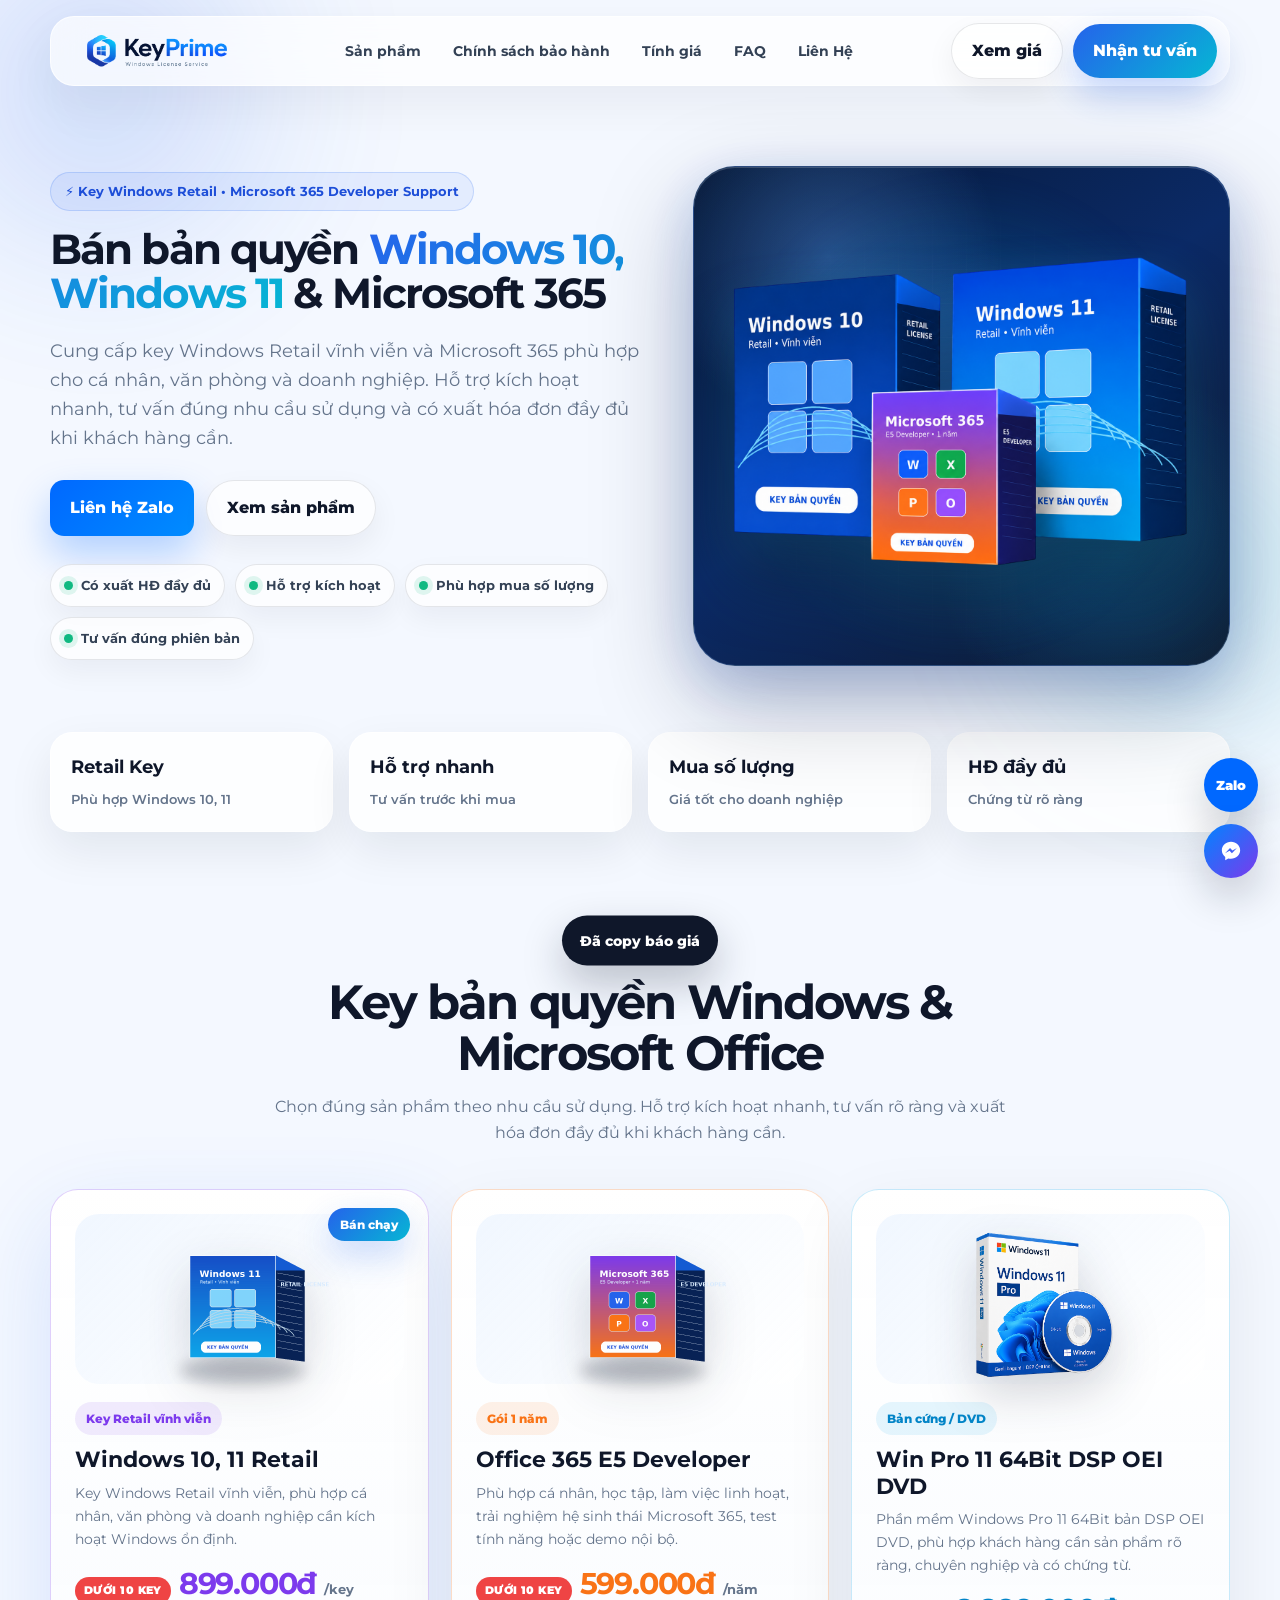
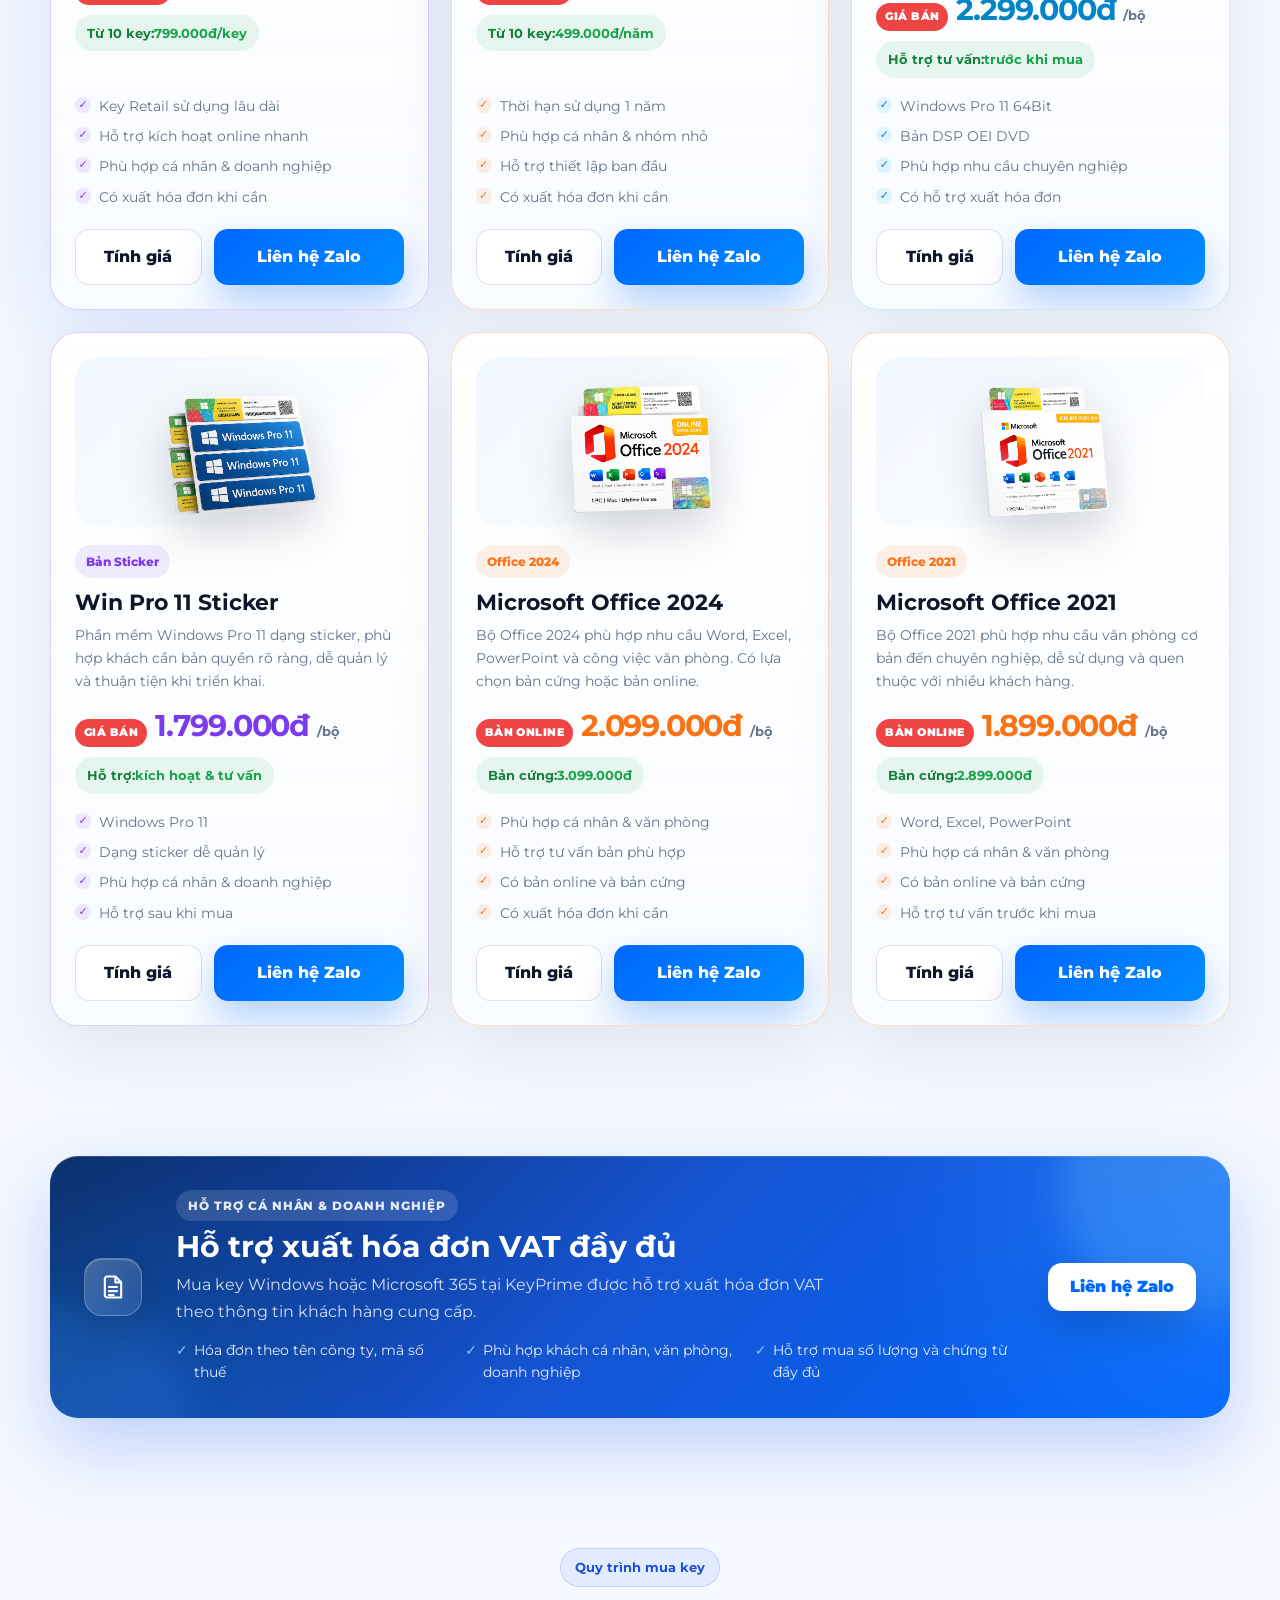
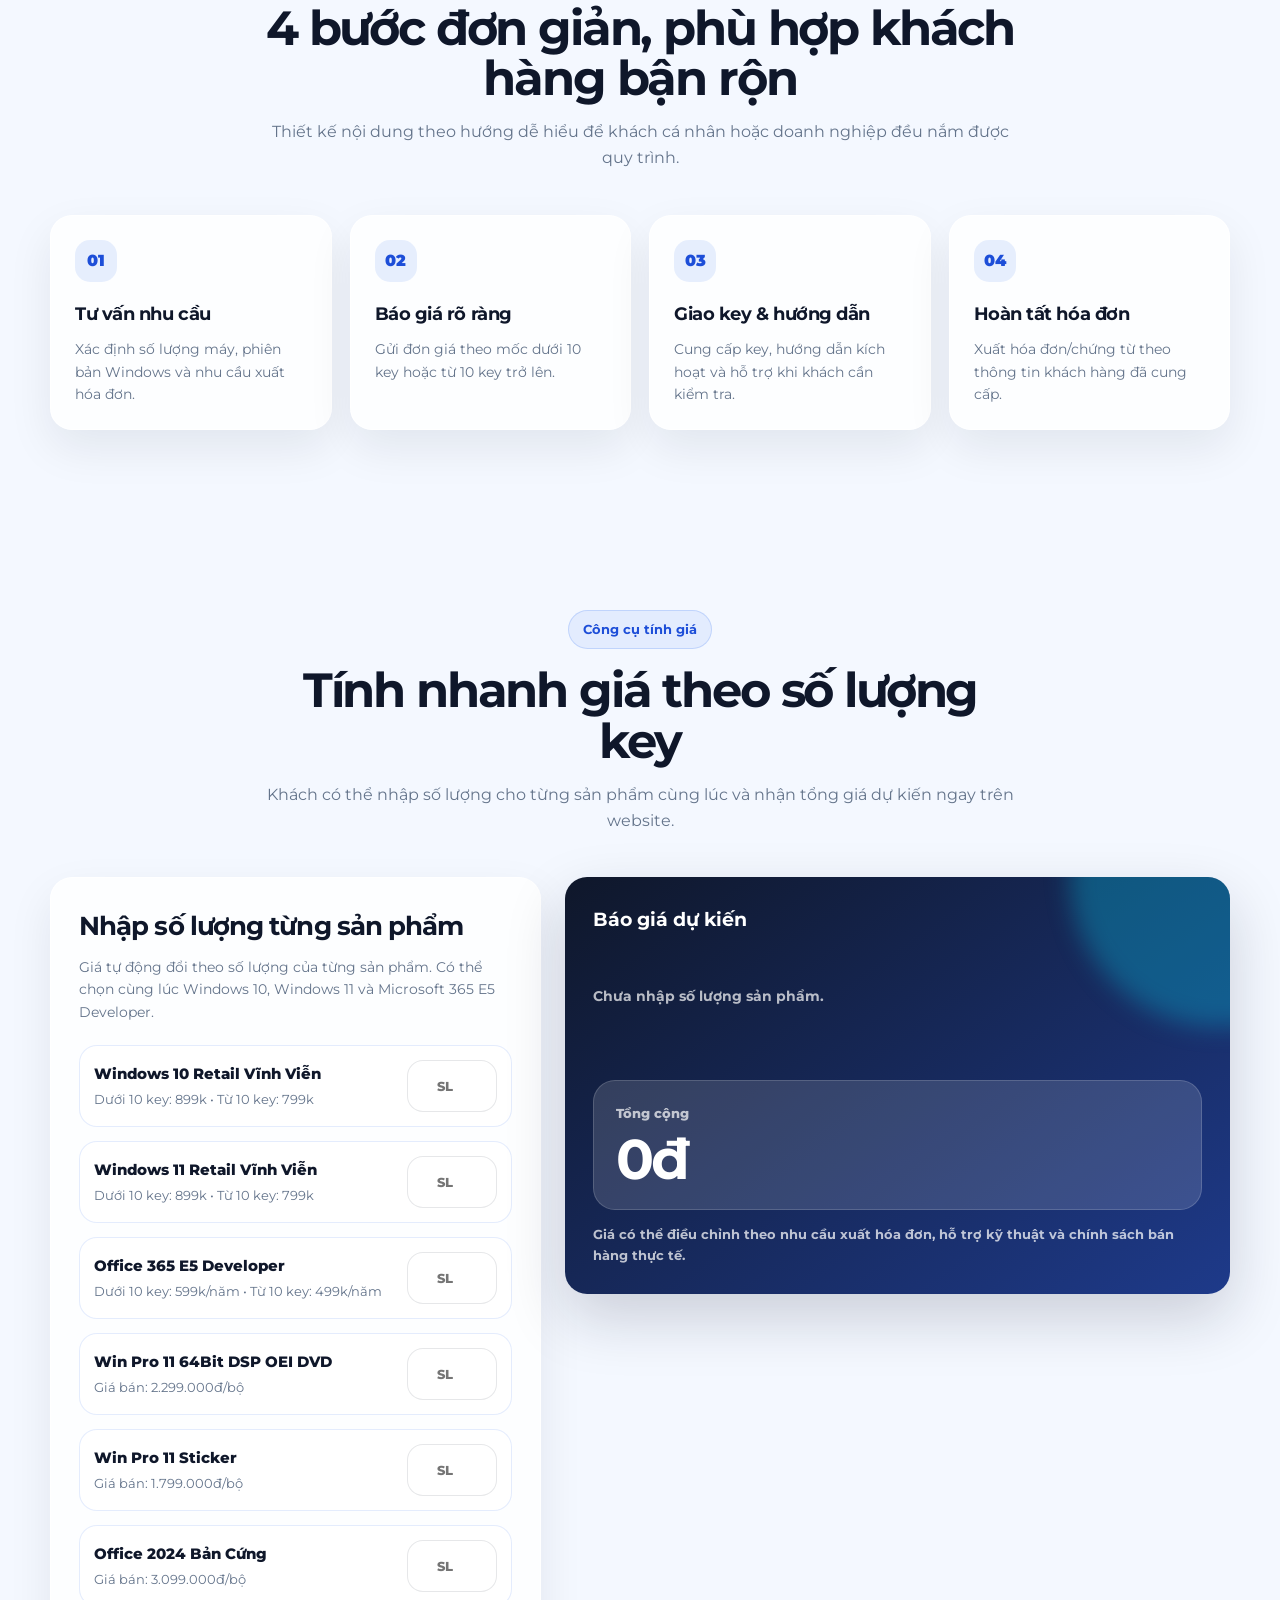
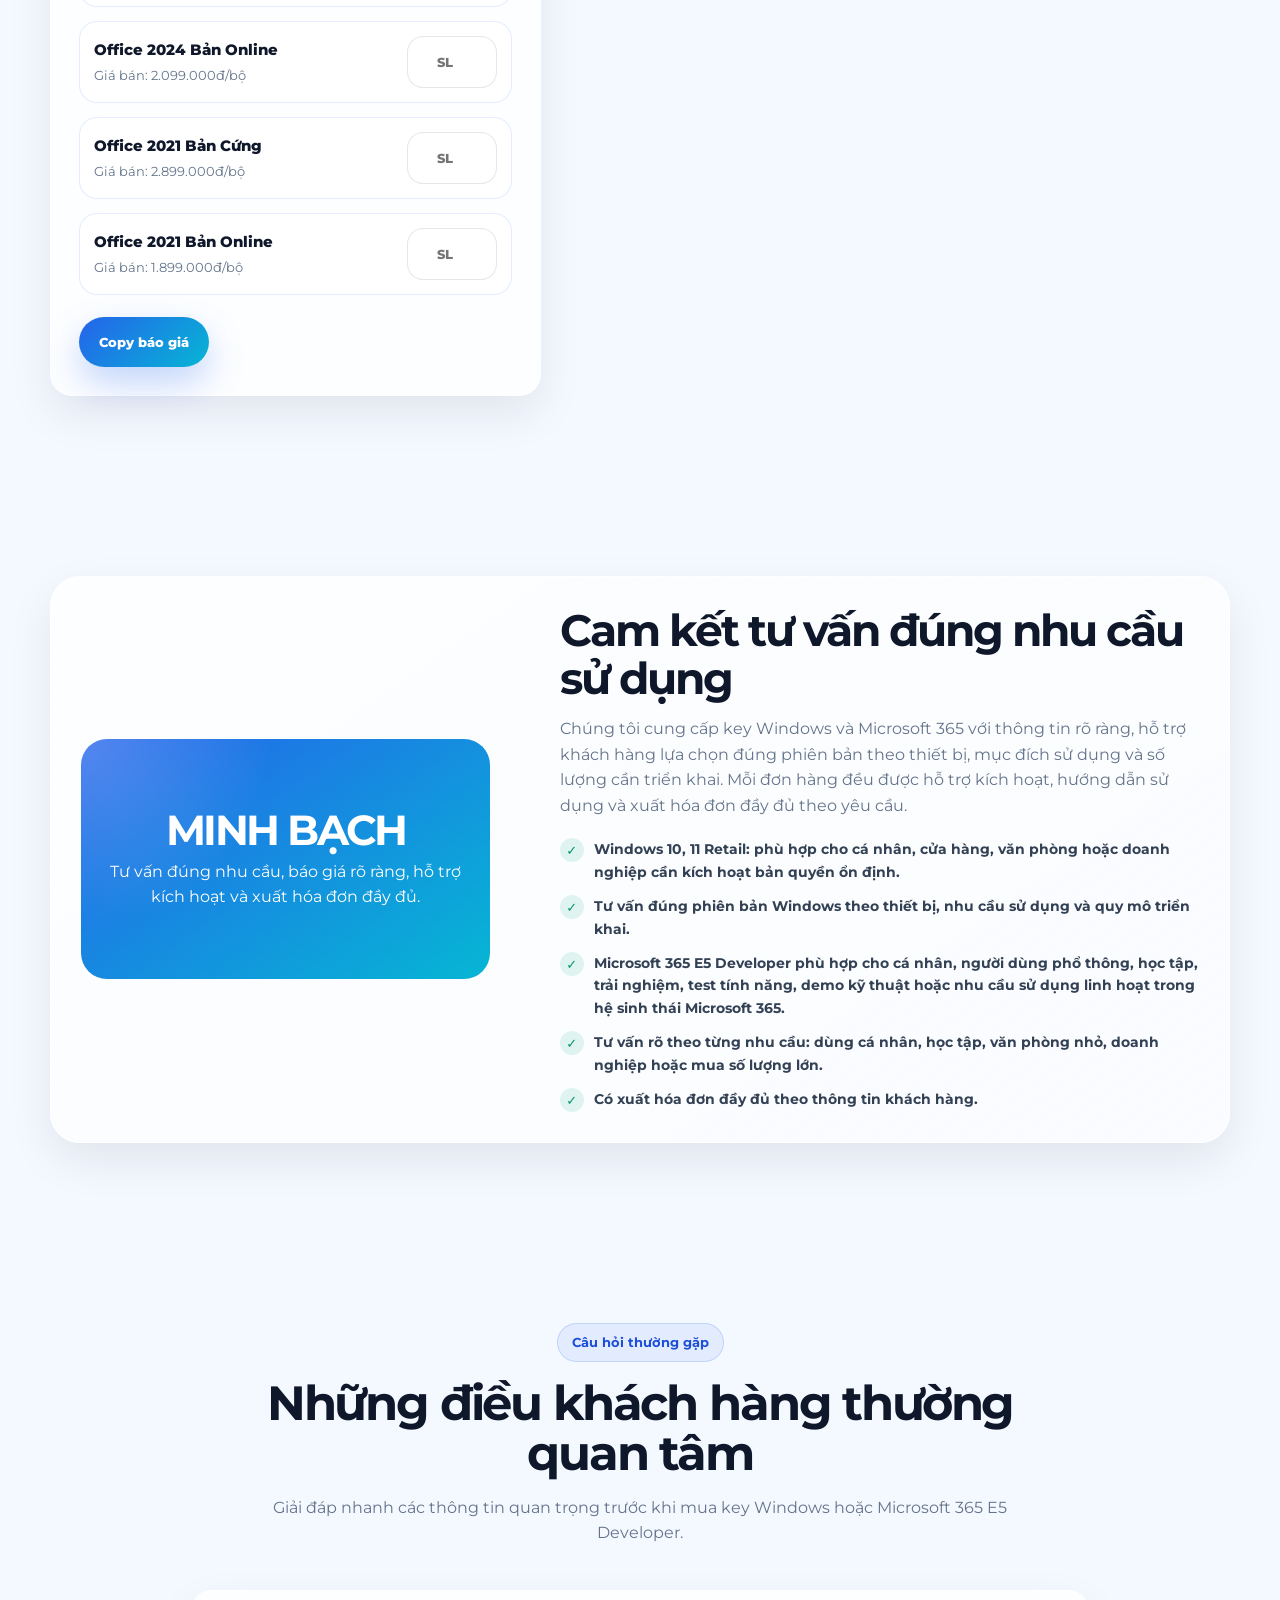
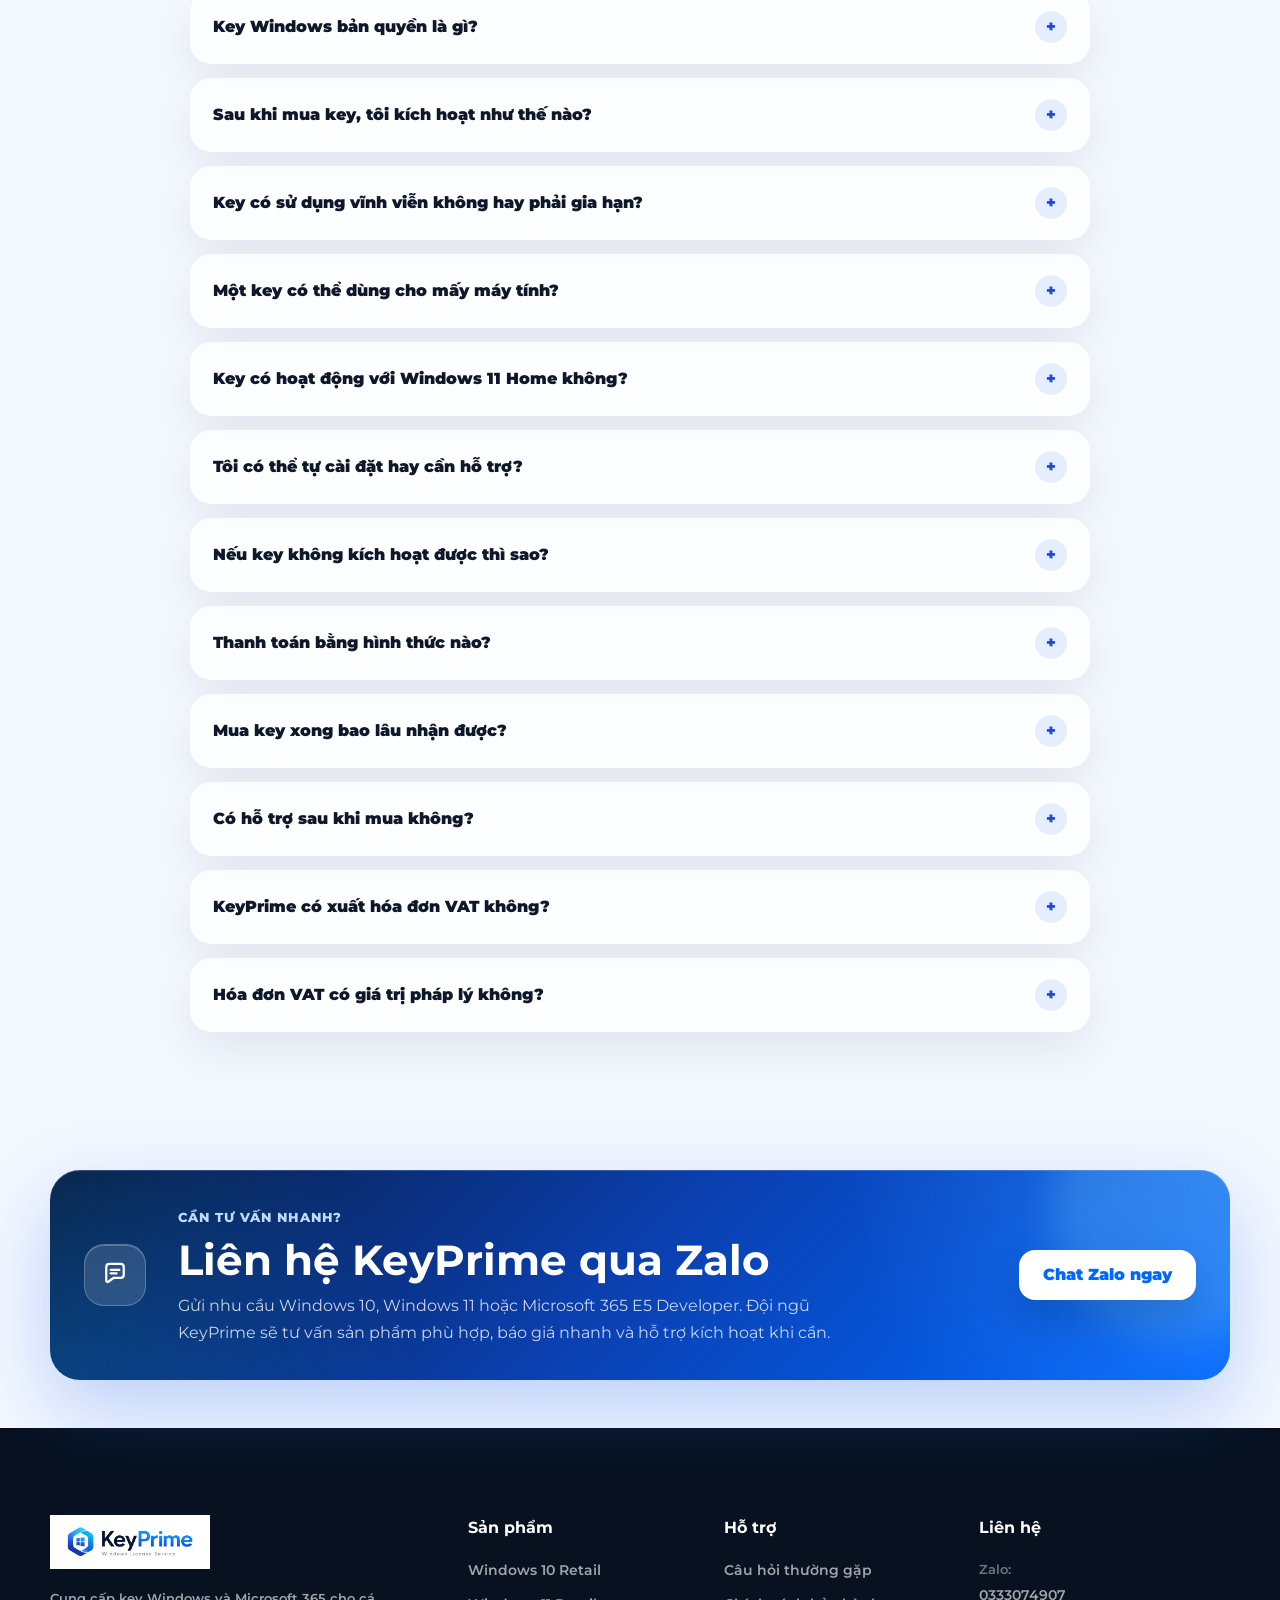
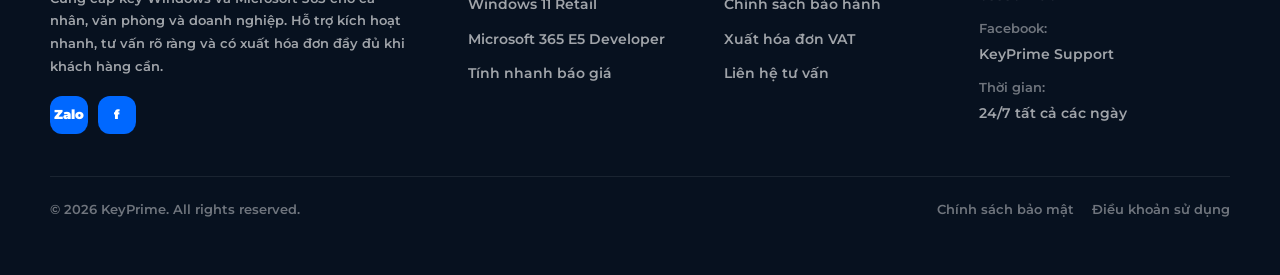
<file: index.html>
<!doctype html>
<html lang="vi">
  <head>
    <meta charset="UTF-8" />
    <meta name="viewport" content="width=device-width, initial-scale=1.0" />
    <meta
      name="description"
      content="Landing page bán bản quyền Windows 10, Windows 11 Retail và gói hỗ trợ Microsoft 365 E5 Developer cho môi trường phát triển, có xuất hóa đơn đầy đủ."
    />
    <title>Bản Quyền Windows & Microsoft 365 | Key Retail Chính Hãng</title>
    <link rel="icon" type="image/x-icon" href="/assets/logodoc.png" />
    <link rel="preconnect" href="https://fonts.googleapis.com" />
    <link rel="preconnect" href="https://fonts.gstatic.com" crossorigin />
    <link
      href="https://fonts.googleapis.com/css2?family=Montserrat:wght@400;500;600;700;800&display=swap"
      rel="stylesheet"
    />
    <link rel="stylesheet" href="style.css" />
  </head>
  <body>
    <div class="top-progress" id="topProgress"></div>

    <header class="site-header" id="siteHeader">
      <div class="container">
        <nav class="nav-wrap" aria-label="Điều hướng chính">
          <a href="#home" class="brand" aria-label="KeyPrime">
            <img
              src="assets/logo.png"
              alt="Logo KeyPrime"
              class="brand-logo"
              width="180"
            />
          </a>

          <ul class="nav-menu" id="navMenu">
            <li><a href="/#products">Sản phẩm</a></li>
            <li><a href="/policy.html">Chính sách bảo hành</a></li>
            <li><a href="/#calculator">Tính giá</a></li>
            <li><a href="/#faq">FAQ</a></li>
            <li><a href="/#zalo-contact">Liên Hệ</a></li>
          </ul>

          <div class="nav-actions">
            <a class="btn btn-soft" href="/#products">Xem giá</a>
            <a class="btn btn-primary" href="/#zalo-contact">Nhận tư vấn</a>
            <button
              class="menu-toggle"
              id="menuToggle"
              aria-label="Mở menu"
              aria-expanded="false"
            >
              <span></span>
            </button>
          </div>
        </nav>
      </div>
    </header>

    <main id="home">
      <section class="hero">
        <div class="container hero-grid">
          <div class="hero-copy">
            <span class="eyebrow">
              ⚡ Key Windows Retail • Microsoft 365 Developer Support
            </span>

            <h1>
              Bán bản quyền
              <span class="gradient-text">Windows 10, Windows 11</span>
              & Microsoft 365
            </h1>

            <p>
              Cung cấp key Windows Retail vĩnh viễn và Microsoft 365 phù hợp cho
              cá nhân, văn phòng và doanh nghiệp. Hỗ trợ kích hoạt nhanh, tư vấn
              đúng nhu cầu sử dụng và có xuất hóa đơn đầy đủ khi khách hàng cần.
            </p>

            <div class="hero-actions">
              <a
                class="btn btn-zalo"
                href="https://zalo.me/0333074907"
                target="_blank"
                rel="noopener"
              >
                Liên hệ Zalo
              </a>

              <a class="btn btn-soft" href="#products">Xem sản phẩm</a>
            </div>

            <div class="hero-badges">
              <span class="mini-badge"><i></i> Có xuất HĐ đầy đủ</span>
              <span class="mini-badge"><i></i> Hỗ trợ kích hoạt</span>
              <span class="mini-badge"><i></i> Phù hợp mua số lượng</span>
              <span class="mini-badge"><i></i> Tư vấn đúng phiên bản</span>
            </div>
          </div>

          <div
            class="hero-visual-combo"
            aria-label="Windows 10, Windows 11 và Microsoft 365"
          >
            <div class="hero-glow-card">
              <img
                src="assets/combo-kn.png"
                alt="Bộ sản phẩm Windows 10, Windows 11 và Microsoft 365"
                class="hero-combo-image"
              />
            </div>
          </div>
        </div>
      </section>

      <section class="trust-strip" aria-label="Điểm tin cậy">
        <div class="container trust-grid">
          <div class="trust-item">
            <strong>Retail Key</strong><span>Phù hợp Windows 10, 11</span>
          </div>
          <div class="trust-item">
            <strong>Hỗ trợ nhanh</strong><span>Tư vấn trước khi mua</span>
          </div>
          <div class="trust-item">
            <strong>Mua số lượng</strong><span>Giá tốt cho doanh nghiệp</span>
          </div>
          <div class="trust-item">
            <strong>HĐ đầy đủ</strong><span>Chứng từ rõ ràng</span>
          </div>
        </div>
      </section>

      <section class="section" id="products">
        <div class="container">
          <div class="section-heading">
            <span class="eyebrow">Sản phẩm chính</span>
            <h2>Key bản quyền Windows & Microsoft Office</h2>
            <p>
              Chọn đúng sản phẩm theo nhu cầu sử dụng. Hỗ trợ kích hoạt nhanh,
              tư vấn rõ ràng và xuất hóa đơn đầy đủ khi khách hàng cần.
            </p>
          </div>

          <div class="product-grid">
            <!-- Windows 10 / 11 Retail -->
            <article class="product-card theme-win11 is-featured">
              <div class="product-badge">Bán chạy</div>

              <div class="product-image-wrap">
                <img
                  src="assets/windows-11-pro.png"
                  alt="Key Windows 10 11 Retail Vĩnh Viễn"
                  class="product-image"
                />
              </div>

              <div class="product-content">
                <span class="product-tag">Key Retail vĩnh viễn</span>
                <h3>Windows 10, 11 Retail</h3>
                <p class="product-desc">
                  Key Windows Retail vĩnh viễn, phù hợp cá nhân, văn phòng và
                  doanh nghiệp cần kích hoạt Windows ổn định.
                </p>

                <div class="product-price">
                  <span class="sale-label">Dưới 10 key</span>
                  <strong>899.000đ</strong>
                  <small>/key</small>
                </div>

                <div class="bulk-price">
                  Từ 10 key: <strong>799.000đ/key</strong>
                </div>

                <ul class="product-features">
                  <li>Key Retail sử dụng lâu dài</li>
                  <li>Hỗ trợ kích hoạt online nhanh</li>
                  <li>Phù hợp cá nhân & doanh nghiệp</li>
                  <li>Có xuất hóa đơn khi cần</li>
                </ul>
              </div>

              <div class="product-actions">
                <a href="#calculator" class="btn btn-light">Tính giá</a>
                <a
                  href="https://zalo.me/0333074907"
                  target="_blank"
                  rel="noopener"
                  class="btn btn-zalo"
                >
                  Liên hệ Zalo
                </a>
              </div>
            </article>

            <!-- Office 365 E5 Developer -->
            <article class="product-card theme-office">
              <div class="product-image-wrap">
                <img
                  src="assets/microsoft-365-e5.png"
                  alt="Office 365 E5 Developer"
                  class="product-image"
                />
              </div>

              <div class="product-content">
                <span class="product-tag">Gói 1 năm</span>
                <h3>Office 365 E5 Developer</h3>
                <p class="product-desc">
                  Phù hợp cá nhân, học tập, làm việc linh hoạt, trải nghiệm hệ
                  sinh thái Microsoft 365, test tính năng hoặc demo nội bộ.
                </p>

                <div class="product-price">
                  <span class="sale-label">Dưới 10 key</span>
                  <strong>599.000đ</strong>
                  <small>/năm</small>
                </div>

                <div class="bulk-price">
                  Từ 10 key: <strong>499.000đ/năm</strong>
                </div>

                <ul class="product-features">
                  <li>Thời hạn sử dụng 1 năm</li>
                  <li>Phù hợp cá nhân & nhóm nhỏ</li>
                  <li>Hỗ trợ thiết lập ban đầu</li>
                  <li>Có xuất hóa đơn khi cần</li>
                </ul>
              </div>

              <div class="product-actions">
                <a href="#calculator" class="btn btn-light">Tính giá</a>
                <a
                  href="https://zalo.me/0333074907"
                  target="_blank"
                  rel="noopener"
                  class="btn btn-zalo"
                >
                  Liên hệ Zalo
                </a>
              </div>
            </article>

            <!-- Win Pro 11 DSP OEI DVD -->
            <article class="product-card theme-win10">
              <div class="product-image-wrap">
                <img
                  src="assets/win-dvd.png"
                  alt="Win Pro 11 64Bit Engl Intl DSP OEI DVD"
                  class="product-image"
                />
              </div>

              <div class="product-content">
                <span class="product-tag">Bản cứng / DVD</span>
                <h3>Win Pro 11 64Bit DSP OEI DVD</h3>
                <p class="product-desc">
                  Phần mềm Windows Pro 11 64Bit bản DSP OEI DVD, phù hợp khách
                  hàng cần sản phẩm rõ ràng, chuyên nghiệp và có chứng từ.
                </p>

                <div class="product-price">
                  <span class="sale-label">Giá bán</span>
                  <strong>2.299.000đ</strong>
                  <small>/bộ</small>
                </div>

                <div class="bulk-price">
                  Hỗ trợ tư vấn: <strong>trước khi mua</strong>
                </div>

                <ul class="product-features">
                  <li>Windows Pro 11 64Bit</li>
                  <li>Bản DSP OEI DVD</li>
                  <li>Phù hợp nhu cầu chuyên nghiệp</li>
                  <li>Có hỗ trợ xuất hóa đơn</li>
                </ul>
              </div>

              <div class="product-actions">
                <a href="#calculator" class="btn btn-light">Tính giá</a>
                <a
                  href="https://zalo.me/0333074907"
                  target="_blank"
                  rel="noopener"
                  class="btn btn-zalo"
                >
                  Liên hệ Zalo
                </a>
              </div>
            </article>

            <!-- Win Pro 11 Sticker -->
            <article class="product-card theme-win11">
              <div class="product-image-wrap">
                <img
                  src="assets/win11proonline.png"
                  alt="Win Pro 11 Sticker"
                  class="product-image"
                />
              </div>

              <div class="product-content">
                <span class="product-tag">Bản Sticker</span>
                <h3>Win Pro 11 Sticker</h3>
                <p class="product-desc">
                  Phần mềm Windows Pro 11 dạng sticker, phù hợp khách cần bản
                  quyền rõ ràng, dễ quản lý và thuận tiện khi triển khai.
                </p>

                <div class="product-price">
                  <span class="sale-label">Giá bán</span>
                  <strong>1.799.000đ</strong>
                  <small>/bộ</small>
                </div>

                <div class="bulk-price">
                  Hỗ trợ: <strong>kích hoạt & tư vấn</strong>
                </div>

                <ul class="product-features">
                  <li>Windows Pro 11</li>
                  <li>Dạng sticker dễ quản lý</li>
                  <li>Phù hợp cá nhân & doanh nghiệp</li>
                  <li>Hỗ trợ sau khi mua</li>
                </ul>
              </div>

              <div class="product-actions">
                <a href="#calculator" class="btn btn-light">Tính giá</a>
                <a
                  href="https://zalo.me/0333074907"
                  target="_blank"
                  rel="noopener"
                  class="btn btn-zalo"
                >
                  Liên hệ Zalo
                </a>
              </div>
            </article>

            <!-- Microsoft Office 2024 -->
            <article class="product-card theme-office">
              <div class="product-image-wrap">
                <img
                  src="assets/office2024online.png"
                  alt="Microsoft Office 2024"
                  class="product-image"
                />
              </div>

              <div class="product-content">
                <span class="product-tag">Office 2024</span>
                <h3>Microsoft Office 2024</h3>
                <p class="product-desc">
                  Bộ Office 2024 phù hợp nhu cầu Word, Excel, PowerPoint và công
                  việc văn phòng. Có lựa chọn bản cứng hoặc bản online.
                </p>

                <div class="product-price">
                  <span class="sale-label">Bản online</span>
                  <strong>2.099.000đ</strong>
                  <small>/bộ</small>
                </div>

                <div class="bulk-price">
                  Bản cứng: <strong>3.099.000đ</strong>
                </div>

                <ul class="product-features">
                  <li>Phù hợp cá nhân & văn phòng</li>
                  <li>Hỗ trợ tư vấn bản phù hợp</li>
                  <li>Có bản online và bản cứng</li>
                  <li>Có xuất hóa đơn khi cần</li>
                </ul>
              </div>

              <div class="product-actions">
                <a href="#calculator" class="btn btn-light">Tính giá</a>
                <a
                  href="https://zalo.me/0333074907"
                  target="_blank"
                  rel="noopener"
                  class="btn btn-zalo"
                >
                  Liên hệ Zalo
                </a>
              </div>
            </article>

            <!-- Microsoft Office 2021 -->
            <article class="product-card theme-office">
              <div class="product-image-wrap">
                <img
                  src="assets/office2021online.png"
                  alt="Microsoft Office 2021"
                  class="product-image"
                />
              </div>

              <div class="product-content">
                <span class="product-tag">Office 2021</span>
                <h3>Microsoft Office 2021</h3>
                <p class="product-desc">
                  Bộ Office 2021 phù hợp nhu cầu văn phòng cơ bản đến chuyên
                  nghiệp, dễ sử dụng và quen thuộc với nhiều khách hàng.
                </p>

                <div class="product-price">
                  <span class="sale-label">Bản online</span>
                  <strong>1.899.000đ</strong>
                  <small>/bộ</small>
                </div>

                <div class="bulk-price">
                  Bản cứng: <strong>2.899.000đ</strong>
                </div>

                <ul class="product-features">
                  <li>Word, Excel, PowerPoint</li>
                  <li>Phù hợp cá nhân & văn phòng</li>
                  <li>Có bản online và bản cứng</li>
                  <li>Hỗ trợ tư vấn trước khi mua</li>
                </ul>
              </div>

              <div class="product-actions">
                <a href="#calculator" class="btn btn-light">Tính giá</a>
                <a
                  href="https://zalo.me/0333074907"
                  target="_blank"
                  rel="noopener"
                  class="btn btn-zalo"
                >
                  Liên hệ Zalo
                </a>
              </div>
            </article>
          </div>
        </div>
      </section>

      <section class="section vat-section" id="invoice">
        <div class="container">
          <div class="vat-box">
            <div class="vat-icon" aria-hidden="true">
              <svg viewBox="0 0 24 24" width="28" height="28" fill="none">
                <path
                  d="M7 3h7l5 5v13H7a2 2 0 0 1-2-2V5a2 2 0 0 1 2-2Z"
                  stroke="currentColor"
                  stroke-width="1.8"
                  stroke-linejoin="round"
                />
                <path
                  d="M14 3v5h5"
                  stroke="currentColor"
                  stroke-width="1.8"
                  stroke-linejoin="round"
                />
                <path
                  d="M8.5 12h7M8.5 15.5h7M8.5 19h4"
                  stroke="currentColor"
                  stroke-width="1.8"
                  stroke-linecap="round"
                />
              </svg>
            </div>

            <div class="vat-content">
              <span>Hỗ trợ cá nhân & doanh nghiệp</span>
              <h2>Hỗ trợ xuất hóa đơn VAT đầy đủ</h2>
              <p>
                Mua key Windows hoặc Microsoft 365 tại KeyPrime được hỗ trợ xuất
                hóa đơn VAT theo thông tin khách hàng cung cấp.
              </p>

              <ul>
                <li>Hóa đơn theo tên công ty, mã số thuế</li>
                <li>Phù hợp khách cá nhân, văn phòng, doanh nghiệp</li>
                <li>Hỗ trợ mua số lượng và chứng từ đầy đủ</li>
              </ul>
            </div>

            <a
              href="https://zalo.me/0333074907"
              target="_blank"
              rel="noopener"
              class="vat-btn"
            >
              Liên hệ Zalo
            </a>
          </div>
        </div>
      </section>
      <section class="section" id="process">
        <div class="container">
          <div class="section-heading">
            <span class="eyebrow">Quy trình mua key</span>
            <h2>4 bước đơn giản, phù hợp khách hàng bận rộn</h2>
            <p>
              Thiết kế nội dung theo hướng dễ hiểu để khách cá nhân hoặc doanh
              nghiệp đều nắm được quy trình.
            </p>
          </div>

          <div class="steps-grid">
            <article class="step-card">
              <span class="step-no">01</span>
              <h3>Tư vấn nhu cầu</h3>
              <p>
                Xác định số lượng máy, phiên bản Windows và nhu cầu xuất hóa
                đơn.
              </p>
            </article>
            <article class="step-card">
              <span class="step-no">02</span>
              <h3>Báo giá rõ ràng</h3>
              <p>Gửi đơn giá theo mốc dưới 10 key hoặc từ 10 key trở lên.</p>
            </article>
            <article class="step-card">
              <span class="step-no">03</span>
              <h3>Giao key & hướng dẫn</h3>
              <p>
                Cung cấp key, hướng dẫn kích hoạt và hỗ trợ khi khách cần kiểm
                tra.
              </p>
            </article>
            <article class="step-card">
              <span class="step-no">04</span>
              <h3>Hoàn tất hóa đơn</h3>
              <p>
                Xuất hóa đơn/chứng từ theo thông tin khách hàng đã cung cấp.
              </p>
            </article>
          </div>
        </div>
      </section>
      <section class="section" id="calculator">
        <div class="container">
          <div class="section-heading">
            <span class="eyebrow">Công cụ tính giá</span>
            <h2>Tính nhanh giá theo số lượng key</h2>
            <p>
              Khách có thể nhập số lượng cho từng sản phẩm cùng lúc và nhận tổng
              giá dự kiến ngay trên website.
            </p>
          </div>

          <div class="calculator-wrap">
            <div class="calculator-card">
              <h3>Nhập số lượng từng sản phẩm</h3>
              <p>
                Giá tự động đổi theo số lượng của từng sản phẩm. Có thể chọn
                cùng lúc Windows 10, Windows 11 và Microsoft 365 E5 Developer.
              </p>

              <div class="calc-product-list">
                <div class="calc-product-row">
                  <div>
                    <label for="qtyWin10">Windows 10 Retail Vĩnh Viễn</label>
                    <span>Dưới 10 key: 899k • Từ 10 key: 799k</span>
                  </div>
                  <input
                    class="calc-qty"
                    id="qtyWin10"
                    type="number"
                    min="0"
                    placeholder="SL"
                    data-name="Windows 10 Retail"
                    data-unit="key"
                    data-price="899000"
                    data-bulk-price="799000"
                  />
                </div>

                <div class="calc-product-row">
                  <div>
                    <label for="qtyWin11">Windows 11 Retail Vĩnh Viễn</label>
                    <span>Dưới 10 key: 899k • Từ 10 key: 799k</span>
                  </div>
                  <input
                    class="calc-qty"
                    id="qtyWin11"
                    type="number"
                    min="0"
                    placeholder="SL"
                    data-name="Windows 11 Retail"
                    data-unit="key"
                    data-price="899000"
                    data-bulk-price="799000"
                  />
                </div>

                <div class="calc-product-row">
                  <div>
                    <label for="qtyOffice365">Office 365 E5 Developer</label>
                    <span>Dưới 10 key: 599k/năm • Từ 10 key: 499k/năm</span>
                  </div>
                  <input
                    class="calc-qty"
                    id="qtyOffice365"
                    type="number"
                    min="0"
                    placeholder="SL"
                    data-name="Office 365 E5 Developer"
                    data-unit="năm"
                    data-price="599000"
                    data-bulk-price="499000"
                  />
                </div>

                <div class="calc-product-row">
                  <div>
                    <label for="qtyWinDvd">Win Pro 11 64Bit DSP OEI DVD</label>
                    <span>Giá bán: 2.299.000đ/bộ</span>
                  </div>
                  <input
                    class="calc-qty"
                    id="qtyWinDvd"
                    type="number"
                    min="0"
                    placeholder="SL"
                    data-name="Win Pro 11 DSP OEI DVD"
                    data-unit="bộ"
                    data-price="2299000"
                  />
                </div>

                <div class="calc-product-row">
                  <div>
                    <label for="qtyWinSticker">Win Pro 11 Sticker</label>
                    <span>Giá bán: 1.799.000đ/bộ</span>
                  </div>
                  <input
                    class="calc-qty"
                    id="qtyWinSticker"
                    type="number"
                    min="0"
                    placeholder="SL"
                    data-name="Win Pro 11 Sticker"
                    data-unit="bộ"
                    data-price="1799000"
                  />
                </div>

                <div class="calc-product-row">
                  <div>
                    <label for="qtyOffice2024Hard">Office 2024 Bản Cứng</label>
                    <span>Giá bán: 3.099.000đ/bộ</span>
                  </div>
                  <input
                    class="calc-qty"
                    id="qtyOffice2024Hard"
                    type="number"
                    min="0"
                    placeholder="SL"
                    data-name="Office 2024 Bản Cứng"
                    data-unit="bộ"
                    data-price="3099000"
                  />
                </div>

                <div class="calc-product-row">
                  <div>
                    <label for="qtyOffice2024Online"
                      >Office 2024 Bản Online</label
                    >
                    <span>Giá bán: 2.099.000đ/bộ</span>
                  </div>
                  <input
                    class="calc-qty"
                    id="qtyOffice2024Online"
                    type="number"
                    min="0"
                    placeholder="SL"
                    data-name="Office 2024 Bản Online"
                    data-unit="bộ"
                    data-price="2099000"
                  />
                </div>

                <div class="calc-product-row">
                  <div>
                    <label for="qtyOffice2021Hard">Office 2021 Bản Cứng</label>
                    <span>Giá bán: 2.899.000đ/bộ</span>
                  </div>
                  <input
                    class="calc-qty"
                    id="qtyOffice2021Hard"
                    type="number"
                    min="0"
                    placeholder="SL"
                    data-name="Office 2021 Bản Cứng"
                    data-unit="bộ"
                    data-price="2899000"
                  />
                </div>

                <div class="calc-product-row">
                  <div>
                    <label for="qtyOffice2021Online"
                      >Office 2021 Bản Online</label
                    >
                    <span>Giá bán: 1.899.000đ/bộ</span>
                  </div>
                  <input
                    class="calc-qty"
                    id="qtyOffice2021Online"
                    type="number"
                    min="0"
                    placeholder="SL"
                    data-name="Office 2021 Bản Online"
                    data-unit="bộ"
                    data-price="1899000"
                  />
                </div>
              </div>

              <button class="btn btn-primary" type="button" id="copyQuote">
                Copy báo giá
              </button>
            </div>

            <div class="quote-result" aria-live="polite">
              <h3 style="position: relative; z-index: 1; margin-bottom: 18px">
                Báo giá dự kiến
              </h3>

              <div class="quote-summary-list" id="summaryList">
                <p class="empty-summary">Chưa nhập số lượng sản phẩm.</p>
              </div>

              <div class="result-total">
                <span>Tổng cộng</span>
                <strong id="grandTotal">0đ</strong>
              </div>

              <p
                style="
                  color: rgba(255, 255, 255, 0.72);
                  font-size: 13px;
                  font-weight: 700;
                  position: relative;
                  z-index: 1;
                "
              >
                Giá có thể điều chỉnh theo nhu cầu xuất hóa đơn, hỗ trợ kỹ thuật
                và chính sách bán hàng thực tế.
              </p>
            </div>
          </div>
        </div>
      </section>

      <section class="section" id="compliance">
        <div class="container">
          <div class="compliance-box">
            <div class="compliance-badge">
              <div>
                <strong>MINH BẠCH</strong>
                <span>
                  Tư vấn đúng nhu cầu, báo giá rõ ràng, hỗ trợ kích hoạt và xuất
                  hóa đơn đầy đủ.</span
                >
              </div>
            </div>
            <div class="compliance-content">
              <h2>Cam kết tư vấn đúng nhu cầu sử dụng</h2>
              <p>
                Chúng tôi cung cấp key Windows và Microsoft 365 với thông tin rõ
                ràng, hỗ trợ khách hàng lựa chọn đúng phiên bản theo thiết bị,
                mục đích sử dụng và số lượng cần triển khai. Mỗi đơn hàng đều
                được hỗ trợ kích hoạt, hướng dẫn sử dụng và xuất hóa đơn đầy đủ
                theo yêu cầu.
              </p>
              <ul class="check-list">
                <li>
                  Windows 10, 11 Retail: phù hợp cho cá nhân, cửa hàng, văn
                  phòng hoặc doanh nghiệp cần kích hoạt bản quyền ổn định.
                </li>
                <li>
                  Tư vấn đúng phiên bản Windows theo thiết bị, nhu cầu sử dụng
                  và quy mô triển khai.
                </li>
                <li>
                  Microsoft 365 E5 Developer phù hợp cho cá nhân, người dùng phổ
                  thông, học tập, trải nghiệm, test tính năng, demo kỹ thuật
                  hoặc nhu cầu sử dụng linh hoạt trong hệ sinh thái Microsoft
                  365.
                </li>
                <li>
                  Tư vấn rõ theo từng nhu cầu: dùng cá nhân, học tập, văn phòng
                  nhỏ, doanh nghiệp hoặc mua số lượng lớn.
                </li>
                <li>Có xuất hóa đơn đầy đủ theo thông tin khách hàng.</li>
              </ul>
            </div>
          </div>
        </div>
      </section>

      <section class="section" id="faq">
        <div class="container">
          <div class="section-heading">
            <span class="eyebrow">Câu hỏi thường gặp</span>
            <h2>Những điều khách hàng thường quan tâm</h2>
            <p>
              Giải đáp nhanh các thông tin quan trọng trước khi mua key Windows
              hoặc Microsoft 365 E5 Developer.
            </p>
          </div>

          <div class="faq-grid">
            <div class="faq-grid">
              <div class="faq-item">
                <button class="faq-question" type="button">
                  <span>Key Windows bản quyền là gì?</span>
                  <span>+</span>
                </button>
                <div class="faq-content">
                  <p>
                    Key Windows bản quyền là mã kích hoạt giúp máy tính của bạn
                    sử dụng Windows hợp lệ, ổn định và đầy đủ tính năng. Khi mua
                    tại KeyPrime, khách hàng sẽ được tư vấn đúng phiên bản
                    Windows đang dùng và được hỗ trợ kích hoạt nếu cần.
                  </p>
                </div>
              </div>

              <div class="faq-item">
                <button class="faq-question" type="button">
                  <span>Sau khi mua key, tôi kích hoạt như thế nào?</span>
                  <span>+</span>
                </button>
                <div class="faq-content">
                  <p>
                    Sau khi mua, KeyPrime sẽ gửi key kèm hướng dẫn kích hoạt chi
                    tiết. Khách chỉ cần nhập key vào phần cài đặt bản quyền của
                    Windows. Nếu chưa quen thao tác, đội ngũ hỗ trợ sẽ hướng dẫn
                    qua Zalo để bạn kích hoạt nhanh và đúng cách.
                  </p>
                </div>
              </div>

              <div class="faq-item">
                <button class="faq-question" type="button">
                  <span>Key có sử dụng vĩnh viễn không hay phải gia hạn?</span>
                  <span>+</span>
                </button>
                <div class="faq-content">
                  <p>
                    Key Windows 10 Retail và Windows 11 Retail là key dùng lâu
                    dài sau khi kích hoạt thành công, không phải trả phí hằng
                    tháng. Riêng Microsoft 365 E5 Developer là gói theo thời hạn
                    sử dụng, KeyPrime sẽ tư vấn rõ trước khi khách mua.
                  </p>
                </div>
              </div>

              <div class="faq-item">
                <button class="faq-question" type="button">
                  <span>Một key có thể dùng cho mấy máy tính?</span>
                  <span>+</span>
                </button>
                <div class="faq-content">
                  <p>
                    Mỗi key thường dùng cho một máy tính tại một thời điểm. Nếu
                    bạn cần kích hoạt cho nhiều máy trong văn phòng hoặc công
                    ty, KeyPrime sẽ hỗ trợ tính số lượng phù hợp và báo giá tốt
                    hơn cho đơn hàng số lượng lớn.
                  </p>
                </div>
              </div>

              <div class="faq-item">
                <button class="faq-question" type="button">
                  <span>Key có hoạt động với Windows 11 Home không?</span>
                  <span>+</span>
                </button>
                <div class="faq-content">
                  <p>
                    Có thể hỗ trợ tùy theo phiên bản Windows đang cài trên máy.
                    Trước khi bán key, KeyPrime có thể hướng dẫn bạn kiểm tra
                    máy đang dùng Windows Home hay Pro để chọn đúng loại key,
                    tránh mua nhầm và mất thời gian kích hoạt.
                  </p>
                </div>
              </div>

              <div class="faq-item">
                <button class="faq-question" type="button">
                  <span>Tôi có thể tự cài đặt hay cần hỗ trợ?</span>
                  <span>+</span>
                </button>
                <div class="faq-content">
                  <p>
                    Bạn có thể tự kích hoạt nếu đã quen thao tác. Nếu cần hỗ
                    trợ, KeyPrime sẽ hướng dẫn từng bước qua Zalo. Mục tiêu là
                    giúp khách kích hoạt nhanh, dễ hiểu và không phải tự mò cài
                    đặt phức tạp.
                  </p>
                </div>
              </div>

              <div class="faq-item">
                <button class="faq-question" type="button">
                  <span>Nếu key không kích hoạt được thì sao?</span>
                  <span>+</span>
                </button>
                <div class="faq-content">
                  <p>
                    Nếu key không kích hoạt được, khách chỉ cần gửi ảnh lỗi và
                    thông tin đơn hàng. KeyPrime sẽ kiểm tra nguyên nhân, hướng
                    dẫn xử lý hoặc hỗ trợ đổi key theo chính sách bảo hành nếu
                    lỗi phát sinh từ key được cung cấp.
                  </p>
                </div>
              </div>

              <div class="faq-item">
                <button class="faq-question" type="button">
                  <span>Thanh toán bằng hình thức nào?</span>
                  <span>+</span>
                </button>
                <div class="faq-content">
                  <p>
                    Khách hàng có thể liên hệ Zalo để được xác nhận sản phẩm, số
                    lượng và tổng tiền trước khi thanh toán. Với khách doanh
                    nghiệp hoặc mua nhiều key, KeyPrime có thể hỗ trợ báo giá rõ
                    ràng trước khi xử lý đơn.
                  </p>
                </div>
              </div>

              <div class="faq-item">
                <button class="faq-question" type="button">
                  <span>Mua key xong bao lâu nhận được?</span>
                  <span>+</span>
                </button>
                <div class="faq-content">
                  <p>
                    Sau khi xác nhận đơn hàng, key sẽ được gửi nhanh qua kênh
                    liên hệ đã trao đổi. Với đơn hàng số lượng lớn hoặc cần xuất
                    hóa đơn VAT, KeyPrime sẽ kiểm tra kỹ thông tin trước để đảm
                    bảo giao đúng sản phẩm và đúng chứng từ.
                  </p>
                </div>
              </div>

              <div class="faq-item">
                <button class="faq-question" type="button">
                  <span>Có hỗ trợ sau khi mua không?</span>
                  <span>+</span>
                </button>
                <div class="faq-content">
                  <p>
                    Có. KeyPrime hỗ trợ khách hàng sau khi mua trong quá trình
                    kích hoạt, kiểm tra phiên bản, xử lý lỗi cơ bản và tư vấn sử
                    dụng. Khách có thể liên hệ lại qua Zalo khi cần hỗ trợ.
                  </p>
                </div>
              </div>

              <div class="faq-item">
                <button class="faq-question" type="button">
                  <span>KeyPrime có xuất hóa đơn VAT không?</span>
                  <span>+</span>
                </button>
                <div class="faq-content">
                  <p>
                    Có. KeyPrime hỗ trợ xuất hóa đơn VAT đầy đủ theo thông tin
                    khách hàng cung cấp. Dịch vụ này phù hợp cho cá nhân, hộ
                    kinh doanh, văn phòng hoặc doanh nghiệp cần chứng từ mua
                    hàng rõ ràng.
                  </p>
                </div>
              </div>

              <div class="faq-item">
                <button class="faq-question" type="button">
                  <span>Hóa đơn VAT có giá trị pháp lý không?</span>
                  <span>+</span>
                </button>
                <div class="faq-content">
                  <p>
                    Hóa đơn VAT được xuất theo thông tin đơn hàng và thông tin
                    khách hàng cung cấp. Trước khi xuất, KeyPrime sẽ xác nhận
                    lại tên công ty, mã số thuế, địa chỉ và nội dung mua hàng để
                    hạn chế sai sót.
                  </p>
                </div>
              </div>
            </div>
          </div>
        </div>
      </section>
      <section class="section final-zalo-section" id="zalo-contact">
        <div class="container">
          <div class="final-zalo-box">
            <div class="final-zalo-icon">
              <svg viewBox="0 0 24 24" width="30" height="30" fill="none">
                <path
                  d="M5 5.5C5 4.1 6.1 3 7.5 3h9C17.9 3 19 4.1 19 5.5v6.2c0 1.4-1.1 2.5-2.5 2.5H11l-4.4 3.2c-.7.5-1.6 0-1.6-.8V5.5Z"
                  stroke="currentColor"
                  stroke-width="1.8"
                  stroke-linejoin="round"
                />
                <path
                  d="M8.5 7.8h7M8.5 10.6h4.8"
                  stroke="currentColor"
                  stroke-width="1.8"
                  stroke-linecap="round"
                />
              </svg>
            </div>

            <div class="final-zalo-content">
              <span>Cần tư vấn nhanh?</span>
              <h2>Liên hệ KeyPrime qua Zalo</h2>
              <p>
                Gửi nhu cầu Windows 10, Windows 11 hoặc Microsoft 365 E5
                Developer. Đội ngũ KeyPrime sẽ tư vấn sản phẩm phù hợp, báo giá
                nhanh và hỗ trợ kích hoạt khi cần.
              </p>
            </div>

            <div class="final-zalo-actions">
              <a
                href="https://zalo.me/0333074907"
                target="_blank"
                rel="noopener"
                class="final-zalo-btn"
              >
                Chat Zalo ngay
              </a>
            </div>
          </div>
        </div>
      </section>
    </main>

    <footer class="site-footer">
      <div class="footer-main">
        <div class="container">
          <div class="footer-grid">
            <div class="footer-brand">
              <a href="index.html" class="footer-logo">
                <img
                  src="assets/logonentrang.jpg"
                  alt="Logo KeyPrime"
                  width="160"
                />
              </a>

              <p>
                Cung cấp key Windows và Microsoft 365 cho cá nhân, văn phòng và
                doanh nghiệp. Hỗ trợ kích hoạt nhanh, tư vấn rõ ràng và có xuất
                hóa đơn đầy đủ khi khách hàng cần.
              </p>

              <div class="footer-socials">
                <a
                  href="https://zalo.me/0333074907"
                  target="_blank"
                  rel="noopener"
                  aria-label="Zalo"
                >
                  Zalo
                </a>
                <a
                  href="https://www.facebook.com/profile.php?id=61590807009371"
                  target="_blank"
                  rel="noopener"
                  aria-label="Facebook"
                >
                  f
                </a>
              </div>
            </div>

            <div class="footer-col">
              <h3>Sản phẩm</h3>
              <ul>
                <li><a href="/#products">Windows 10 Retail</a></li>
                <li><a href="/#products">Windows 11 Retail</a></li>
                <li><a href="/#products">Microsoft 365 E5 Developer</a></li>
                <li><a href="#calculator">Tính nhanh báo giá</a></li>
              </ul>
            </div>

            <div class="footer-col">
              <h3>Hỗ trợ</h3>
              <ul>
                <li><a href="/#faq">Câu hỏi thường gặp</a></li>
                <li><a href="/policy.html">Chính sách bảo hành</a></li>
                <li><a href="/#invoice">Xuất hóa đơn VAT</a></li>
                <li><a href="/#zalo-contact">Liên hệ tư vấn</a></li>
              </ul>
            </div>

            <div class="footer-col footer-contact">
              <h3>Liên hệ</h3>
              <ul>
                <li>
                  <span>Zalo:</span>
                  <a
                    href="https://zalo.me/0333074907"
                    target="_blank"
                    rel="noopener"
                  >
                    0333074907
                  </a>
                </li>
                <li>
                  <span>Facebook:</span>
                  <a
                    href="https://www.facebook.com/profile.php?id=61590807009371"
                    target="_blank"
                    rel="noopener"
                  >
                    KeyPrime Support
                  </a>
                </li>
                <li>
                  <span>Thời gian:</span>
                  <strong>24/7 tất cả các ngày</strong>
                </li>
              </ul>
            </div>
          </div>

          <div class="footer-bottom">
            <p>© 2026 KeyPrime. All rights reserved.</p>

            <div>
              <a href="#">Chính sách bảo mật</a>
              <a href="#">Điều khoản sử dụng</a>
            </div>
          </div>
        </div>
      </div>
    </footer>

    <div class="floating-contact">
      <a
        href="https://zalo.me/0333074907"
        target="_blank"
        rel="noopener"
        class="float-btn zalo"
        aria-label="Liên hệ Zalo"
      >
        Zalo
      </a>
      <a
        href="https://www.facebook.com/profile.php?id=61590807009371"
        target="_blank"
        rel="noopener"
        class="float-btn messenger"
        aria-label="Liên hệ Facebook"
      >
        <svg viewBox="0 0 24 24" width="22" height="22" fill="currentColor">
          <path
            d="M12 2C6.48 2 2 6.14 2 11.25c0 2.9 1.44 5.49 3.69 7.18V22l3.37-1.85c.93.26 1.92.4 2.94.4 5.52 0 10-4.14 10-9.25S17.52 2 12 2Zm1 12.45-2.55-2.72-4.95 2.72 5.45-5.78 2.62 2.72 4.88-2.72L13 14.45Z"
          />
        </svg>
      </a>
    </div>

    <div class="toast" id="toast">Đã copy báo giá</div>

    <script src="script.js"></script>
  </body>
</html>
</file>
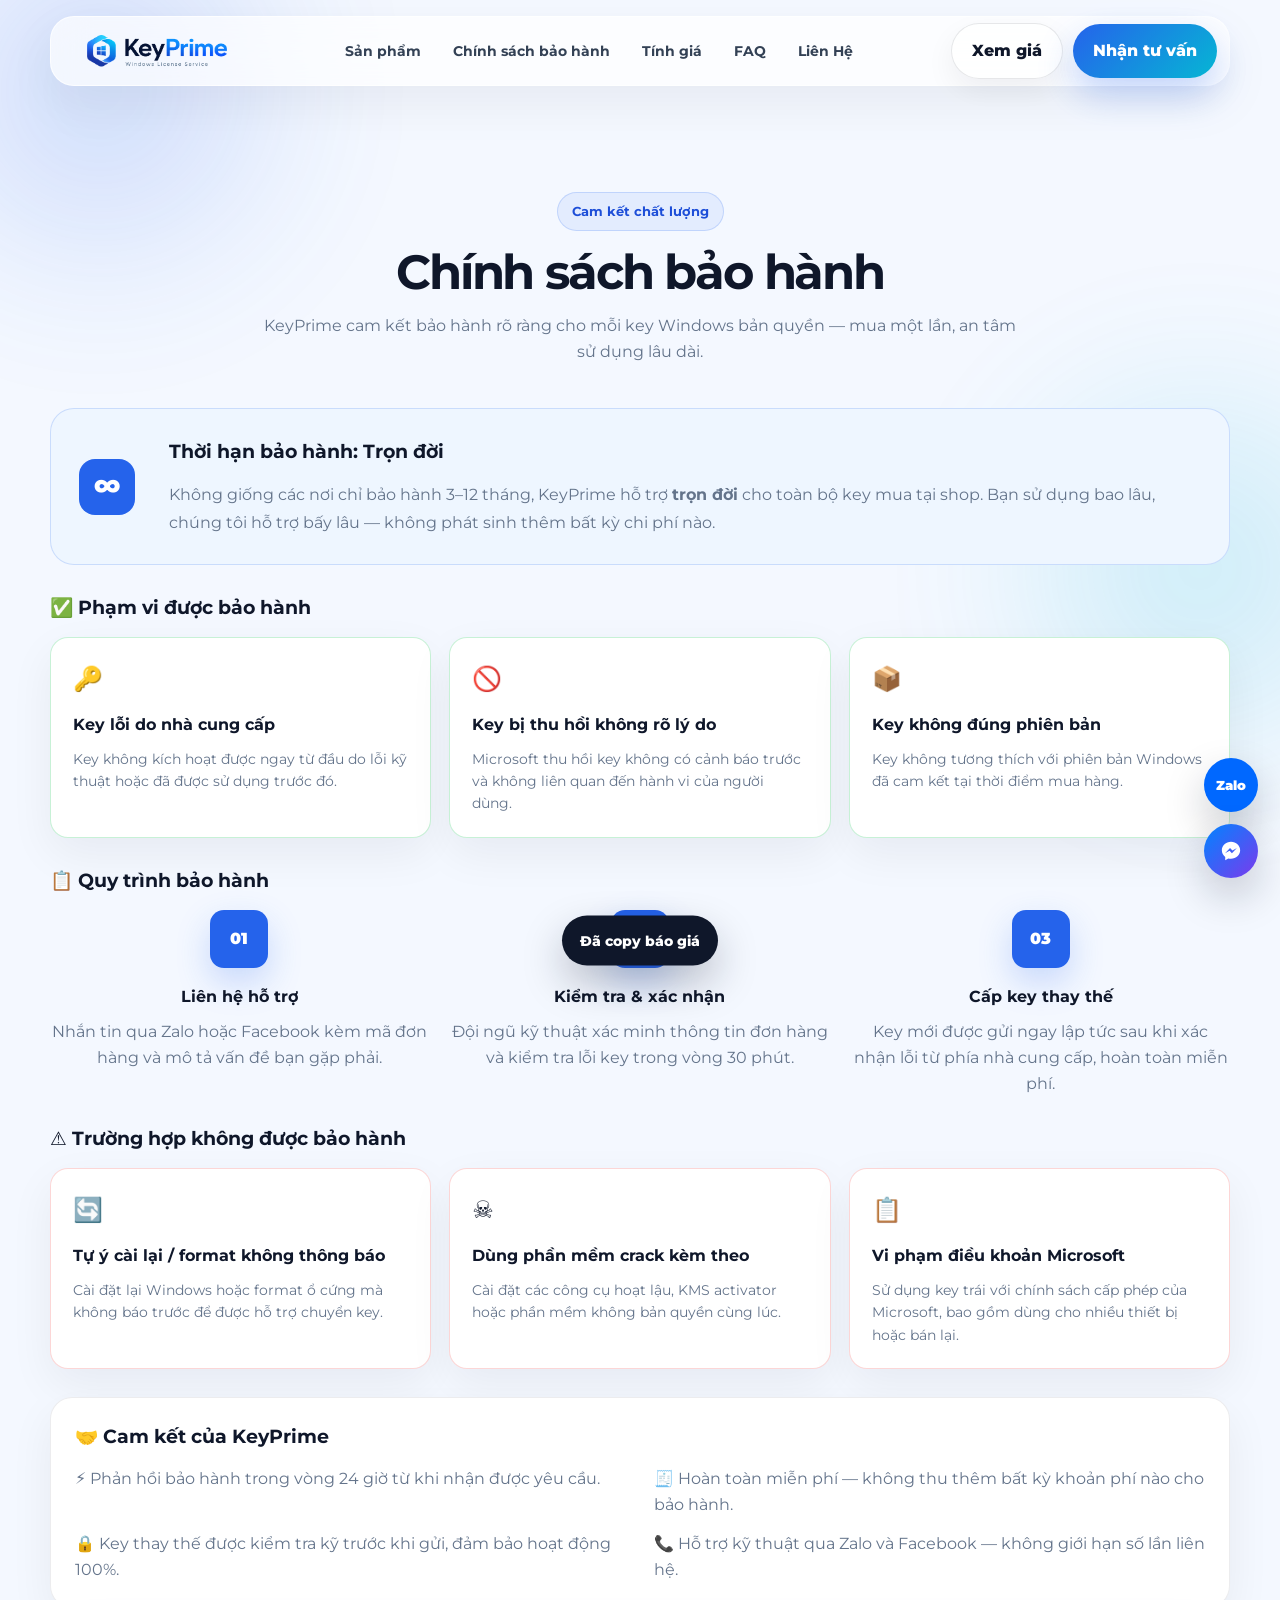
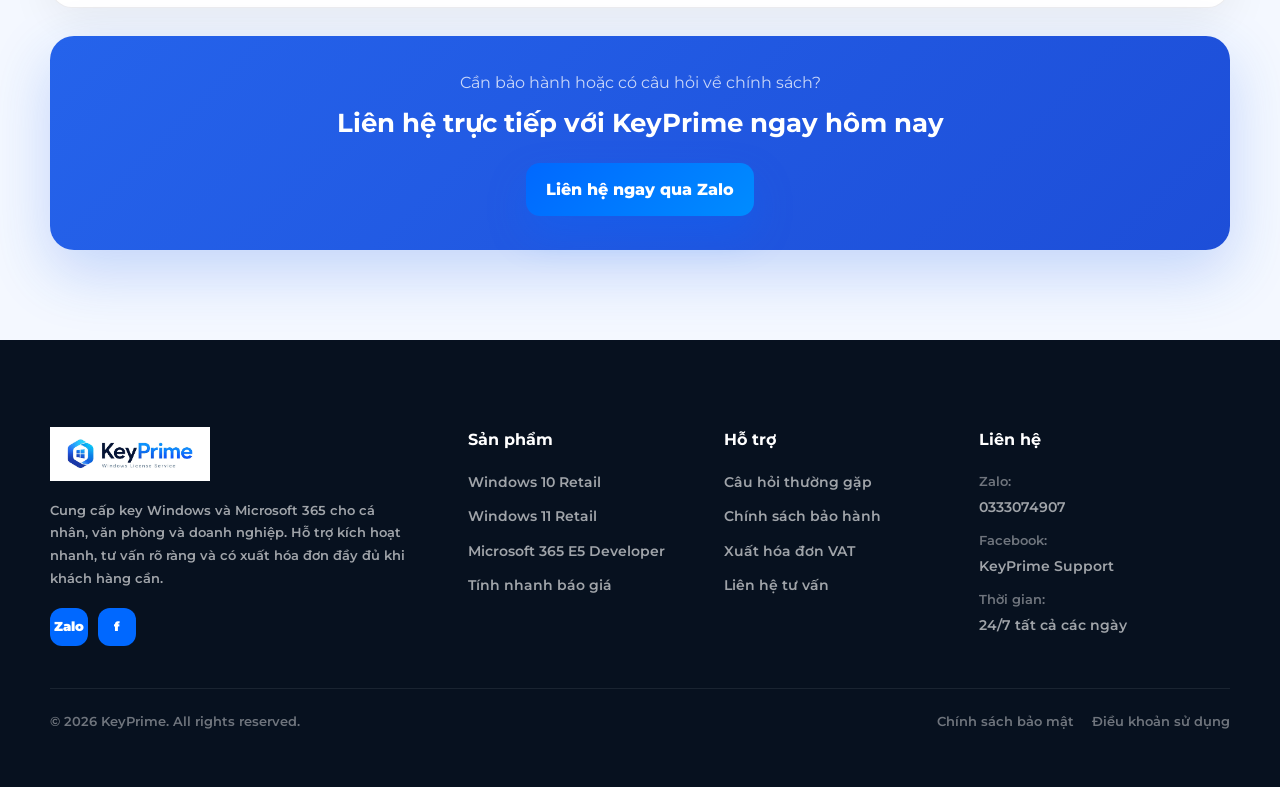
<file: policy.html>
<!doctype html>
<html lang="vi">
  <head>
    <meta charset="UTF-8" />
    <meta name="viewport" content="width=device-width, initial-scale=1.0" />
    <meta
      name="description"
      content="Landing page bán bản quyền Windows 10, Windows 11 Retail và gói hỗ trợ Microsoft 365 E5 Developer cho môi trường phát triển, có xuất hóa đơn đầy đủ."
    />
    <title>Bản Quyền Windows & Microsoft 365 | Key Retail Chính Hãng</title>
    <link rel="icon" type="image/x-icon" href="/assets/logodoc.png" />
    <link rel="preconnect" href="https://fonts.googleapis.com" />
    <link rel="preconnect" href="https://fonts.gstatic.com" crossorigin />
    <link
      href="https://fonts.googleapis.com/css2?family=Montserrat:wght@400;500;600;700;800&display=swap"
      rel="stylesheet"
    />
    <link rel="stylesheet" href="style.css" />
  </head>
  <body>
    <div class="top-progress" id="topProgress"></div>

    <header class="site-header" id="siteHeader">
      <div class="container">
        <nav class="nav-wrap" aria-label="Điều hướng chính">
          <a href="/#home" class="brand" aria-label="KeyPrime">
            <img
              src="assets/logo.png"
              alt="Logo KeyPrime"
              class="brand-logo"
              width="180"
            />
          </a>

          <ul class="nav-menu" id="navMenu">
            <li><a href="/#products">Sản phẩm</a></li>
            <li><a href="/policy.html">Chính sách bảo hành</a></li>
            <li><a href="/#calculator">Tính giá</a></li>
            <li><a href="/#faq">FAQ</a></li>
            <li><a href="/#zalo-contact">Liên Hệ</a></li>
          </ul>

          <div class="nav-actions">
            <a class="btn btn-soft" href="/#products">Xem giá</a>
            <a class="btn btn-primary" href="/#zalo-contact">Nhận tư vấn</a>
            <button
              class="menu-toggle"
              id="menuToggle"
              aria-label="Mở menu"
              aria-expanded="false"
            >
              <span></span>
            </button>
          </div>
        </nav>
      </div>
    </header>

    <main id="home">
      <section class="section warranty-preview-section" id="warranty">
        <div class="container">
          <div class="section-heading">
            <span class="eyebrow">Cam kết chất lượng</span>
            <h2>Chính sách bảo hành</h2>
            <p>
              KeyPrime cam kết bảo hành rõ ràng cho mỗi key Windows bản quyền —
              mua một lần, an tâm sử dụng lâu dài.
            </p>
          </div>

          <div class="warranty-preview-box">
            <div class="warranty-main-note">
              <div class="warranty-main-icon">∞</div>
              <div>
                <h3>Thời hạn bảo hành: Trọn đời</h3>
                <p>
                  Không giống các nơi chỉ bảo hành 3–12 tháng, KeyPrime hỗ trợ
                  <strong>trọn đời</strong> cho toàn bộ key mua tại shop. Bạn sử
                  dụng bao lâu, chúng tôi hỗ trợ bấy lâu — không phát sinh thêm
                  bất kỳ chi phí nào.
                </p>
              </div>
            </div>

            <div class="warranty-block">
              <h3>✅ Phạm vi được bảo hành</h3>

              <div class="warranty-card-grid">
                <article class="warranty-mini-card is-green">
                  <div class="mini-icon">🔑</div>
                  <h4>Key lỗi do nhà cung cấp</h4>
                  <p>
                    Key không kích hoạt được ngay từ đầu do lỗi kỹ thuật hoặc đã
                    được sử dụng trước đó.
                  </p>
                </article>

                <article class="warranty-mini-card is-green">
                  <div class="mini-icon">🚫</div>
                  <h4>Key bị thu hồi không rõ lý do</h4>
                  <p>
                    Microsoft thu hồi key không có cảnh báo trước và không liên
                    quan đến hành vi của người dùng.
                  </p>
                </article>

                <article class="warranty-mini-card is-green">
                  <div class="mini-icon">📦</div>
                  <h4>Key không đúng phiên bản</h4>
                  <p>
                    Key không tương thích với phiên bản Windows đã cam kết tại
                    thời điểm mua hàng.
                  </p>
                </article>
              </div>
            </div>

            <div class="warranty-process">
              <h3>📋 Quy trình bảo hành</h3>

              <div class="process-line">
                <div class="process-item">
                  <span>01</span>
                  <h4>Liên hệ hỗ trợ</h4>
                  <p>
                    Nhắn tin qua Zalo hoặc Facebook kèm mã đơn hàng và mô tả vấn
                    đề bạn gặp phải.
                  </p>
                </div>

                <div class="process-item">
                  <span>02</span>
                  <h4>Kiểm tra & xác nhận</h4>
                  <p>
                    Đội ngũ kỹ thuật xác minh thông tin đơn hàng và kiểm tra lỗi
                    key trong vòng 30 phút.
                  </p>
                </div>

                <div class="process-item">
                  <span>03</span>
                  <h4>Cấp key thay thế</h4>
                  <p>
                    Key mới được gửi ngay lập tức sau khi xác nhận lỗi từ phía
                    nhà cung cấp, hoàn toàn miễn phí.
                  </p>
                </div>
              </div>
            </div>

            <div class="warranty-block">
              <h3>⚠️ Trường hợp không được bảo hành</h3>

              <div class="warranty-card-grid">
                <article class="warranty-mini-card is-red">
                  <div class="mini-icon">🔄</div>
                  <h4>Tự ý cài lại / format không thông báo</h4>
                  <p>
                    Cài đặt lại Windows hoặc format ổ cứng mà không báo trước để
                    được hỗ trợ chuyển key.
                  </p>
                </article>

                <article class="warranty-mini-card is-red">
                  <div class="mini-icon">☠️</div>
                  <h4>Dùng phần mềm crack kèm theo</h4>
                  <p>
                    Cài đặt các công cụ hoạt lậu, KMS activator hoặc phần mềm
                    không bản quyền cùng lúc.
                  </p>
                </article>

                <article class="warranty-mini-card is-red">
                  <div class="mini-icon">📋</div>
                  <h4>Vi phạm điều khoản Microsoft</h4>
                  <p>
                    Sử dụng key trái với chính sách cấp phép của Microsoft, bao
                    gồm dùng cho nhiều thiết bị hoặc bán lại.
                  </p>
                </article>
              </div>
            </div>

            <div class="warranty-commit">
              <h3>🤝 Cam kết của KeyPrime</h3>

              <div class="commit-grid">
                <p>
                  ⚡ Phản hồi bảo hành trong vòng 24 giờ từ khi nhận được yêu
                  cầu.
                </p>
                <p>
                  🧾 Hoàn toàn miễn phí — không thu thêm bất kỳ khoản phí nào
                  cho bảo hành.
                </p>
                <p>
                  🔒 Key thay thế được kiểm tra kỹ trước khi gửi, đảm bảo hoạt
                  động 100%.
                </p>
                <p>
                  📞 Hỗ trợ kỹ thuật qua Zalo và Facebook — không giới hạn số
                  lần liên hệ.
                </p>
              </div>
            </div>

            <div class="warranty-cta">
              <p>Cần bảo hành hoặc có câu hỏi về chính sách?</p>
              <h3>Liên hệ trực tiếp với KeyPrime ngay hôm nay</h3>

              <a
                href="https://zalo.me/0333074907"
                target="_blank"
                rel="noopener"
                class="btn btn-zalo"
              >
                Liên hệ ngay qua Zalo
              </a>
            </div>
          </div>
        </div>
      </section>
    </main>

    <footer class="site-footer">
      <div class="footer-main">
        <div class="container">
          <div class="footer-grid">
            <div class="footer-brand">
              <a href="index.html" class="footer-logo">
                <img
                  src="assets/logonentrang.jpg"
                  alt="Logo KeyPrime"
                  width="160"
                />
              </a>

              <p>
                Cung cấp key Windows và Microsoft 365 cho cá nhân, văn phòng và
                doanh nghiệp. Hỗ trợ kích hoạt nhanh, tư vấn rõ ràng và có xuất
                hóa đơn đầy đủ khi khách hàng cần.
              </p>

              <div class="footer-socials">
                <a
                  href="https://zalo.me/0333074907"
                  target="_blank"
                  rel="noopener"
                  aria-label="Zalo"
                >
                  Zalo
                </a>
                <a
                  href="https://www.facebook.com/profile.php?id=61590807009371"
                  target="_blank"
                  rel="noopener"
                  aria-label="Facebook"
                >
                  f
                </a>
              </div>
            </div>

            <div class="footer-col">
              <h3>Sản phẩm</h3>
              <ul>
                <li><a href="/#products">Windows 10 Retail</a></li>
                <li><a href="/#products">Windows 11 Retail</a></li>
                <li><a href="/#products">Microsoft 365 E5 Developer</a></li>
                <li><a href="#calculator">Tính nhanh báo giá</a></li>
              </ul>
            </div>

            <div class="footer-col">
              <h3>Hỗ trợ</h3>
              <ul>
                <li><a href="/#faq">Câu hỏi thường gặp</a></li>
                <li><a href="/policy.html">Chính sách bảo hành</a></li>
                <li><a href="/#invoice">Xuất hóa đơn VAT</a></li>
                <li><a href="/#zalo-contact">Liên hệ tư vấn</a></li>
              </ul>
            </div>

            <div class="footer-col footer-contact">
              <h3>Liên hệ</h3>
              <ul>
                <li>
                  <span>Zalo:</span>
                  <a
                    href="https://zalo.me/0333074907"
                    target="_blank"
                    rel="noopener"
                  >
                    0333074907
                  </a>
                </li>
                <li>
                  <span>Facebook:</span>
                  <a
                    href="https://www.facebook.com/profile.php?id=61590807009371"
                    target="_blank"
                    rel="noopener"
                  >
                    KeyPrime Support
                  </a>
                </li>
                <li>
                  <span>Thời gian:</span>
                  <strong>24/7 tất cả các ngày</strong>
                </li>
              </ul>
            </div>
          </div>

          <div class="footer-bottom">
            <p>© 2026 KeyPrime. All rights reserved.</p>

            <div>
              <a href="#">Chính sách bảo mật</a>
              <a href="#">Điều khoản sử dụng</a>
            </div>
          </div>
        </div>
      </div>
    </footer>

    <div class="floating-contact">
      <a
        href="https://zalo.me/0333074907"
        target="_blank"
        rel="noopener"
        class="float-btn zalo"
        aria-label="Liên hệ Zalo"
      >
        Zalo
      </a>
      <a
        href="https://www.facebook.com/profile.php?id=61590807009371"
        target="_blank"
        rel="noopener"
        class="float-btn messenger"
        aria-label="Liên hệ Facebook"
      >
        <svg viewBox="0 0 24 24" width="22" height="22" fill="currentColor">
          <path
            d="M12 2C6.48 2 2 6.14 2 11.25c0 2.9 1.44 5.49 3.69 7.18V22l3.37-1.85c.93.26 1.92.4 2.94.4 5.52 0 10-4.14 10-9.25S17.52 2 12 2Zm1 12.45-2.55-2.72-4.95 2.72 5.45-5.78 2.62 2.72 4.88-2.72L13 14.45Z"
          />
        </svg>
      </a>
    </div>

    <div class="toast" id="toast">Đã copy báo giá</div>

    <script src="script.js"></script>
  </body>
</html>
</file>
<file: style.css>
:root {
  --bg: #f4f8ff;
  --surface: rgba(255, 255, 255, 0.78);
  --surface-solid: #ffffff;
  --dark: #0f172a;
  --muted: #64748b;
  --line: rgba(15, 23, 42, 0.1);
  --primary: #2563eb;
  --primary-dark: #1d4ed8;
  --cyan: #06b6d4;
  --green: #10b981;
  --orange: #f59e0b;
  --red: #ef4444;
  --shadow: 0 24px 80px rgba(37, 99, 235, 0.14);
  --shadow-card: 0 18px 45px rgba(15, 23, 42, 0.08);
  --radius-xl: 30px;
  --radius-lg: 22px;
  --radius-md: 16px;
  --container: 1180px;
}

* {
  margin: 0;
  padding: 0;
  box-sizing: border-box;
}

html {
  scroll-behavior: smooth;
}

body {
  font-family:
    "Montserrat",
    system-ui,
    -apple-system,
    BlinkMacSystemFont,
    "Segoe UI",
    sans-serif;
  background: var(--bg);
  color: var(--dark);
  line-height: 1.6;
  overflow-x: hidden;
}

body::before,
body::after {
  content: "";
  position: fixed;
  width: 520px;
  height: 520px;
  border-radius: 999px;
  filter: blur(70px);
  opacity: 0.4;
  z-index: -2;
  pointer-events: none;
}

body::before {
  top: -170px;
  left: -160px;
  background: radial-gradient(circle, rgba(37, 99, 235, 0.55), transparent 65%);
}

body::after {
  right: -180px;
  bottom: 8%;
  background: radial-gradient(circle, rgba(6, 182, 212, 0.5), transparent 66%);
}

a {
  color: inherit;
  text-decoration: none;
}

img {
  max-width: 100%;
  display: block;
}

.container {
  width: min(var(--container), calc(100% - 36px));
  margin-inline: auto;
}

.section {
  padding: 90px 0;
  position: relative;
}

.section-heading {
  max-width: 760px;
  margin: 0 auto 44px;
  text-align: center;
}

.eyebrow {
  display: inline-flex;
  align-items: center;
  gap: 8px;
  padding: 8px 14px;
  border: 1px solid rgba(37, 99, 235, 0.18);
  border-radius: 999px;
  background: rgba(37, 99, 235, 0.08);
  color: var(--primary-dark);
  font-size: 13px;
  font-weight: 700;
  margin-bottom: 16px;
}

.section-heading h2,
.hero-copy h1 {
  letter-spacing: -0.045em;
  line-height: 1.05;
}

.section-heading h2 {
  font-size: clamp(30px, 4vw, 48px);
  margin-bottom: 16px;
}

.section-heading p {
  color: var(--muted);
  font-size: 16px;
}

.btn {
  display: inline-flex;
  align-items: center;
  justify-content: center;
  gap: 10px;
  border: 0;
  cursor: pointer;
  min-height: 50px;
  padding: 14px 20px;
  border-radius: 999px;
  font-weight: 800;
  font-family: inherit;
  transition:
    transform 0.25s ease,
    box-shadow 0.25s ease,
    background 0.25s ease;
  white-space: nowrap;
}

.btn:hover {
  transform: translateY(-2px);
}

.btn-primary {
  color: white;
  background: linear-gradient(135deg, var(--primary), var(--cyan));
  box-shadow: 0 16px 36px rgba(37, 99, 235, 0.27);
}

.btn-primary:hover {
  box-shadow: 0 20px 45px rgba(37, 99, 235, 0.35);
}

.btn-soft {
  background: rgba(255, 255, 255, 0.72);
  color: var(--dark);
  border: 1px solid var(--line);
  box-shadow: 0 12px 30px rgba(15, 23, 42, 0.06);
}

.top-progress {
  position: fixed;
  top: 0;
  left: 0;
  height: 3px;
  width: 0;
  z-index: 9999;
  background: linear-gradient(90deg, var(--primary), var(--cyan), var(--green));
}

.site-header {
  position: sticky;
  top: 0;
  z-index: 1000;
  padding: 16px 0;
  transition: 0.25s ease;
}

.site-header.is-scrolled {
  background: rgba(244, 248, 255, 0.82);
  backdrop-filter: blur(18px);
  box-shadow: 0 18px 40px rgba(15, 23, 42, 0.08);
}

.nav-wrap {
  height: 70px;
  display: flex;
  align-items: center;
  justify-content: space-between;
  gap: 16px;
  padding: 10px 12px 10px 16px;
  border: 1px solid rgba(255, 255, 255, 0.7);
  border-radius: 24px;
  background: rgba(255, 255, 255, 0.7);
  backdrop-filter: blur(18px);
  box-shadow: 0 18px 50px rgba(15, 23, 42, 0.06);
}

.brand {
  display: flex;
  align-items: center;
  gap: 12px;
  font-weight: 900;
  letter-spacing: -0.035em;
}

.brand-mark {
  width: 46px;
  height: 46px;
  border-radius: 16px;
  display: grid;
  place-items: center;
  color: white;
  background: conic-gradient(
    from 180deg,
    var(--primary),
    var(--cyan),
    #7c3aed,
    var(--primary)
  );
  box-shadow: 0 12px 26px rgba(37, 99, 235, 0.28);
  position: relative;
  overflow: hidden;
}

.brand-mark::before {
  content: "";
  width: 20px;
  height: 20px;
  border-radius: 6px;
  border: 3px solid rgba(255, 255, 255, 0.9);
  box-shadow:
    13px 0 0 -3px rgba(255, 255, 255, 0.9),
    0 13px 0 -3px rgba(255, 255, 255, 0.9),
    13px 13px 0 -3px rgba(255, 255, 255, 0.9);
  transform: translate(-3px, -3px);
}

.brand-text span {
  display: block;
  font-size: 12px;
  letter-spacing: 0;
  color: var(--muted);
  font-weight: 700;
}

.nav-menu {
  display: flex;
  align-items: center;
  gap: 6px;
  list-style: none;
}

.nav-menu a {
  display: inline-flex;
  padding: 10px 13px;
  border-radius: 999px;
  color: #334155;
  font-size: 14px;
  font-weight: 700;
  transition: 0.2s ease;
}

.nav-menu a:hover,
.nav-menu a.is-active {
  background: rgba(37, 99, 235, 0.08);
  color: var(--primary-dark);
}

.nav-actions {
  display: flex;
  align-items: center;
  gap: 10px;
}

.menu-toggle {
  display: none;
  width: 46px;
  height: 46px;
  border: 0;
  border-radius: 16px;
  background: #eef4ff;
  cursor: pointer;
  position: relative;
}

.menu-toggle span,
.menu-toggle::before,
.menu-toggle::after {
  content: "";
  position: absolute;
  left: 13px;
  right: 13px;
  height: 2px;
  background: var(--dark);
  border-radius: 999px;
  transition: 0.25s ease;
}

.menu-toggle span {
  top: 22px;
}
.menu-toggle::before {
  top: 16px;
}
.menu-toggle::after {
  top: 28px;
}

.menu-toggle.is-open span {
  opacity: 0;
}
.menu-toggle.is-open::before {
  top: 22px;
  transform: rotate(45deg);
}
.menu-toggle.is-open::after {
  top: 22px;
  transform: rotate(-45deg);
}

.hero {
  padding: 44px 0 70px;
}

.hero-grid {
  display: grid;
  grid-template-columns: 1.05fr 0.95fr;
  gap: 50px;
  align-items: center;
}

.hero-copy h1 {
  font-size: clamp(42px, 3vw, 78px);
  margin-bottom: 22px;
}

.gradient-text {
  background: linear-gradient(135deg, var(--primary), var(--cyan));
  -webkit-background-clip: text;
  background-clip: text;
  color: transparent;
}

.hero-copy > p {
  max-width: 650px;
  color: var(--muted);
  font-size: 18px;
  margin-bottom: 28px;
}

.hero-actions {
  display: flex;
  flex-wrap: wrap;
  gap: 12px;
  margin-bottom: 28px;
}

.hero-badges {
  display: flex;
  flex-wrap: wrap;
  gap: 10px;
}

.mini-badge {
  display: inline-flex;
  align-items: center;
  gap: 8px;
  padding: 10px 13px;
  border-radius: 999px;
  background: rgba(255, 255, 255, 0.72);
  border: 1px solid var(--line);
  color: #334155;
  font-size: 13px;
  font-weight: 700;
  box-shadow: 0 12px 28px rgba(15, 23, 42, 0.05);
}

.mini-badge i {
  width: 9px;
  height: 9px;
  border-radius: 999px;
  background: var(--green);
  box-shadow: 0 0 0 5px rgba(16, 185, 129, 0.13);
}

.hero-card {
  position: relative;
  border-radius: 34px;
  padding: 22px;
  background: linear-gradient(
    145deg,
    rgba(255, 255, 255, 0.82),
    rgba(255, 255, 255, 0.55)
  );
  border: 1px solid rgba(255, 255, 255, 0.72);
  backdrop-filter: blur(20px);
  box-shadow: var(--shadow);
  overflow: hidden;
}

.hero-card::before {
  content: "";
  position: absolute;
  inset: -120px -140px auto auto;
  width: 260px;
  height: 260px;
  border-radius: 50%;
  background: rgba(37, 99, 235, 0.16);
  filter: blur(4px);
}

.assurance-panel {
  position: relative;
  min-height: 520px;
  padding: 26px;
  border-radius: 28px;
  background:
    radial-gradient(circle at 18% 8%, rgba(37, 99, 235, 0.5), transparent 28%),
    radial-gradient(
      circle at 88% 24%,
      rgba(6, 182, 212, 0.35),
      transparent 32%
    ),
    linear-gradient(160deg, rgba(15, 23, 42, 0.98), rgba(30, 41, 59, 0.94));
  overflow: hidden;
  color: white;
}

.assurance-panel::before {
  content: "";
  position: absolute;
  inset: 18px;
  border-radius: 24px;
  border: 1px solid rgba(255, 255, 255, 0.08);
  pointer-events: none;
}

.assurance-panel::after {
  content: "";
  position: absolute;
  width: 220px;
  height: 220px;
  right: -75px;
  bottom: -70px;
  border-radius: 999px;
  background: rgba(16, 185, 129, 0.18);
  filter: blur(8px);
}

.assurance-top,
.assurance-list,
.assurance-footer,
.floating-pill {
  position: relative;
  z-index: 2;
}

.assurance-top {
  display: flex;
  align-items: center;
  gap: 16px;
  padding: 18px;
  border-radius: 24px;
  background: rgba(255, 255, 255, 0.1);
  border: 1px solid rgba(255, 255, 255, 0.12);
  margin-bottom: 18px;
}

.assurance-icon {
  width: 56px;
  height: 56px;
  flex: 0 0 auto;
  display: grid;
  place-items: center;
  border-radius: 18px;
  background: linear-gradient(135deg, var(--green), var(--cyan));
  color: white;
  font-size: 24px;
  font-weight: 900;
  box-shadow: 0 18px 35px rgba(6, 182, 212, 0.25);
}

.assurance-top span {
  display: block;
  color: rgba(255, 255, 255, 0.6);
  font-size: 12px;
  font-weight: 800;
  text-transform: uppercase;
  letter-spacing: 0.08em;
  margin-bottom: 5px;
}

.assurance-top h3 {
  font-size: clamp(22px, 3vw, 30px);
  line-height: 1.12;
  letter-spacing: -0.04em;
}

.assurance-list {
  display: grid;
  gap: 14px;
}

.assurance-item {
  display: grid;
  grid-template-columns: 48px 1fr;
  gap: 14px;
  align-items: flex-start;
  padding: 17px;
  border-radius: 22px;
  background: rgba(255, 255, 255, 0.08);
  border: 1px solid rgba(255, 255, 255, 0.1);
}

.assurance-item > strong {
  width: 42px;
  height: 42px;
  display: grid;
  place-items: center;
  border-radius: 14px;
  background: rgba(255, 255, 255, 0.1);
  color: rgba(255, 255, 255, 0.9);
  font-size: 13px;
}

.assurance-item h4 {
  font-size: 16px;
  margin-bottom: 5px;
  letter-spacing: -0.02em;
}

.assurance-item p {
  color: rgba(255, 255, 255, 0.66);
  font-size: 13px;
  font-weight: 600;
}

.assurance-footer {
  display: flex;
  align-items: center;
  justify-content: space-between;
  gap: 16px;
  margin-top: 18px;
  padding: 17px;
  border-radius: 22px;
  background: rgba(255, 255, 255, 0.94);
  color: var(--dark);
  box-shadow: 0 18px 40px rgba(0, 0, 0, 0.16);
}

.assurance-footer span {
  display: block;
  color: var(--muted);
  font-size: 12px;
  font-weight: 800;
  margin-bottom: 2px;
}

.assurance-footer strong {
  display: block;
  font-size: 13px;
  letter-spacing: -0.015em;
}

.assurance-footer a {
  display: inline-flex;
  align-items: center;
  justify-content: center;
  min-height: 42px;
  padding: 11px 14px;
  border-radius: 999px;
  color: white;
  background: linear-gradient(135deg, var(--primary), var(--cyan));
  font-size: 13px;
  font-weight: 900;
  white-space: nowrap;
}

.floating-pill {
  position: absolute;
  right: 16px;
  bottom: 16px;
  z-index: 3;
  display: flex;
  align-items: center;
  gap: 10px;
  padding: 14px 15px;
  border-radius: 18px;
  background: rgba(255, 255, 255, 0.94);
  color: var(--dark);
  box-shadow: 0 18px 40px rgba(0, 0, 0, 0.2);
  font-size: 13px;
  font-weight: 800;
  animation: floatY 4s ease-in-out infinite;
}

.floating-pill i {
  width: 34px;
  height: 34px;
  border-radius: 12px;
  display: grid;
  place-items: center;
  background: rgba(16, 185, 129, 0.12);
  color: var(--green);
  font-style: normal;
}

@keyframes floatY {
  0%,
  100% {
    transform: translateY(0);
  }
  50% {
    transform: translateY(-10px);
  }
}

.trust-strip {
  margin-top: -24px;
}

.trust-grid {
  display: grid;
  grid-template-columns: repeat(4, 1fr);
  gap: 16px;
}

.trust-item {
  padding: 20px;
  border-radius: 22px;
  background: rgba(255, 255, 255, 0.76);
  border: 1px solid rgba(255, 255, 255, 0.78);
  box-shadow: var(--shadow-card);
}

.trust-item strong {
  display: block;
  font-size: 18px;
  margin-bottom: 4px;
}

.trust-item span {
  color: var(--muted);
  font-size: 13px;
  font-weight: 600;
}

.pricing-grid {
  display: grid;
  grid-template-columns: repeat(2, 1fr);
  gap: 24px;
  align-items: stretch;
}

.price-card {
  position: relative;
  padding: 28px;
  border-radius: var(--radius-xl);
  background: rgba(255, 255, 255, 0.78);
  border: 1px solid rgba(255, 255, 255, 0.8);
  box-shadow: var(--shadow-card);
  overflow: hidden;
}

.price-card.featured {
  background: linear-gradient(
    145deg,
    rgba(37, 99, 235, 0.98),
    rgba(6, 182, 212, 0.94)
  );
  color: white;
  box-shadow: 0 28px 80px rgba(37, 99, 235, 0.3);
}

.price-card::after {
  content: "";
  position: absolute;
  top: -110px;
  right: -100px;
  width: 230px;
  height: 230px;
  border-radius: 50%;
  background: rgba(37, 99, 235, 0.1);
}

.price-card.featured::after {
  background: rgba(255, 255, 255, 0.14);
}

.price-head {
  position: relative;
  z-index: 1;
  display: flex;
  align-items: flex-start;
  justify-content: space-between;
  gap: 18px;
  margin-bottom: 24px;
}

.product-icon {
  width: 58px;
  height: 58px;
  border-radius: 20px;
  display: grid;
  place-items: center;
  background: rgba(37, 99, 235, 0.1);
  color: var(--primary);
  font-size: 24px;
  font-weight: 900;
}

.featured .product-icon {
  background: rgba(255, 255, 255, 0.16);
  color: white;
}

.price-card h3 {
  position: relative;
  z-index: 1;
  font-size: 28px;
  letter-spacing: -0.035em;
  margin-bottom: 7px;
}

.price-card .desc {
  position: relative;
  z-index: 1;
  color: var(--muted);
  margin-bottom: 24px;
  font-size: 14px;
}

.featured .desc {
  color: rgba(255, 255, 255, 0.76);
}

.price-table {
  position: relative;
  z-index: 1;
  display: grid;
  gap: 12px;
  margin-bottom: 22px;
}

.price-row {
  display: flex;
  align-items: center;
  justify-content: space-between;
  gap: 16px;
  padding: 17px;
  border-radius: 18px;
  background: rgba(15, 23, 42, 0.035);
  border: 1px solid rgba(15, 23, 42, 0.07);
}

.featured .price-row {
  background: rgba(255, 255, 255, 0.1);
  border-color: rgba(255, 255, 255, 0.13);
}

.price-row span {
  color: var(--muted);
  font-size: 14px;
  font-weight: 700;
}

.featured .price-row span {
  color: rgba(255, 255, 255, 0.76);
}

.price-row strong {
  font-size: 24px;
  letter-spacing: -0.04em;
}

.price-note {
  position: relative;
  z-index: 1;
  padding: 14px 16px;
  border-radius: 18px;
  background: rgba(16, 185, 129, 0.1);
  color: #047857;
  font-weight: 700;
  font-size: 13px;
}

.featured .price-note {
  background: rgba(255, 255, 255, 0.13);
  color: white;
}

.service-grid {
  display: grid;
  grid-template-columns: repeat(3, 1fr);
  gap: 20px;
}

.service-card,
.step-card,
.faq-item,
.calculator-card,
.contact-card {
  border-radius: var(--radius-lg);
  background: rgba(255, 255, 255, 0.78);
  border: 1px solid rgba(255, 255, 255, 0.8);
  box-shadow: var(--shadow-card);
}

.service-card {
  padding: 26px;
  transition:
    transform 0.25s ease,
    box-shadow 0.25s ease;
}

.service-card:hover {
  transform: translateY(-6px);
  box-shadow: 0 22px 55px rgba(15, 23, 42, 0.1);
}

.service-icon {
  width: 54px;
  height: 54px;
  border-radius: 18px;
  display: grid;
  place-items: center;
  margin-bottom: 18px;
  background: rgba(37, 99, 235, 0.1);
  color: var(--primary);
  font-size: 24px;
  font-weight: 900;
}

.service-card h3 {
  font-size: 20px;
  margin-bottom: 10px;
  letter-spacing: -0.025em;
}

.service-card p,
.step-card p,
.faq-content p {
  color: var(--muted);
  font-size: 14px;
}

.calculator-wrap {
  display: grid;
  grid-template-columns: 0.85fr 1.15fr;
  gap: 24px;
  align-items: stretch;
}

.calculator-card {
  padding: 28px;
}

.calculator-card h3 {
  font-size: 26px;
  letter-spacing: -0.035em;
  margin-bottom: 8px;
}

.calculator-card > p {
  color: var(--muted);
  margin-bottom: 22px;
  font-size: 14px;
}

.field-group {
  display: grid;
  gap: 8px;
  margin-bottom: 16px;
}

.field-group label {
  font-size: 13px;
  color: #334155;
  font-weight: 800;
}

select,
input,
textarea {
  width: 100%;
  min-height: 52px;
  border: 1px solid rgba(15, 23, 42, 0.1);
  border-radius: 16px;
  background: rgba(255, 255, 255, 0.78);
  outline: 0;
  padding: 0 15px;
  color: var(--dark);
  font-family: inherit;
  font-weight: 700;
  transition: 0.2s ease;
}

textarea {
  resize: vertical;
  min-height: 120px;
  padding-top: 14px;
}

select:focus,
input:focus,
textarea:focus {
  border-color: rgba(37, 99, 235, 0.55);
  box-shadow: 0 0 0 4px rgba(37, 99, 235, 0.1);
}

.quote-result {
  display: grid;
  gap: 14px;
  padding: 28px;
  border-radius: var(--radius-lg);
  color: white;
  background: linear-gradient(145deg, #0f172a, #1e3a8a);
  box-shadow: 0 24px 60px rgba(15, 23, 42, 0.18);
  position: relative;
  overflow: hidden;
}

.quote-result::before {
  content: "";
  position: absolute;
  width: 300px;
  height: 300px;
  right: -140px;
  top: -150px;
  border-radius: 50%;
  background: rgba(6, 182, 212, 0.35);
  filter: blur(12px);
}

.quote-result > * {
  position: relative;
  z-index: 1;
}

.result-line {
  display: flex;
  align-items: center;
  justify-content: space-between;
  gap: 16px;
  padding: 16px;
  border-radius: 18px;
  background: rgba(255, 255, 255, 0.08);
  border: 1px solid rgba(255, 255, 255, 0.1);
}

.result-line span {
  color: rgba(255, 255, 255, 0.7);
  font-size: 14px;
  font-weight: 700;
}

.result-line strong {
  font-size: 22px;
  text-align: right;
}

.result-total {
  margin-top: 4px;
  padding: 22px;
  border-radius: 22px;
  background: rgba(255, 255, 255, 0.14);
  border: 1px solid rgba(255, 255, 255, 0.16);
}

.result-total span {
  display: block;
  color: rgba(255, 255, 255, 0.7);
  font-size: 13px;
  font-weight: 800;
  margin-bottom: 8px;
}

.result-total strong {
  display: block;
  font-size: clamp(34px, 5vw, 56px);
  line-height: 1;
  letter-spacing: -0.06em;
}

.steps-grid {
  display: grid;
  grid-template-columns: repeat(4, 1fr);
  gap: 18px;
}

.step-card {
  padding: 24px;
  position: relative;
  overflow: hidden;
}

.step-no {
  display: inline-flex;
  width: 42px;
  height: 42px;
  align-items: center;
  justify-content: center;
  border-radius: 15px;
  background: rgba(37, 99, 235, 0.1);
  color: var(--primary-dark);
  font-weight: 900;
  margin-bottom: 18px;
}

.step-card h3 {
  font-size: 18px;
  letter-spacing: -0.025em;
  margin-bottom: 10px;
}

.compliance-box {
  display: grid;
  grid-template-columns: 0.78fr 1.22fr;
  gap: 70px;
  align-items: center;
  padding: 30px;
  border-radius: var(--radius-xl);
  background: linear-gradient(
    145deg,
    rgba(255, 255, 255, 0.82),
    rgba(255, 255, 255, 0.55)
  );
  border: 1px solid rgba(255, 255, 255, 0.8);
  box-shadow: var(--shadow-card);
}

.compliance-badge {
  min-height: 240px;
  display: grid;
  place-items: center;
  border-radius: 26px;
  color: white;
  background:
    radial-gradient(
      circle at top left,
      rgba(255, 255, 255, 0.22),
      transparent 40%
    ),
    linear-gradient(145deg, #2563eb, #06b6d4);
  text-align: center;
  padding: 26px;
}

.compliance-badge strong {
  display: block;
  font-size: 42px;
  line-height: 1;
  letter-spacing: -0.06em;
  margin-bottom: 8px;
}

.compliance-content h2 {
  font-size: clamp(28px, 4vw, 44px);
  letter-spacing: -0.045em;
  line-height: 1.08;
  margin-bottom: 14px;
}

.compliance-content p {
  color: var(--muted);
  margin-bottom: 20px;
}

.check-list {
  display: grid;
  gap: 12px;
  list-style: none;
}

.check-list li {
  display: flex;
  gap: 10px;
  align-items: flex-start;
  color: #334155;
  font-size: 14px;
  font-weight: 700;
}

.check-list li::before {
  content: "✓";
  flex: 0 0 24px;
  width: 24px;
  height: 24px;
  border-radius: 50%;
  display: grid;
  place-items: center;
  background: rgba(16, 185, 129, 0.12);
  color: #059669;
  font-weight: 900;
  font-size: 13px;
}

.faq-grid {
  max-width: 900px;
  margin: 0 auto;
  display: grid;
  gap: 14px;
}

.faq-item {
  overflow: hidden;
}

.faq-question {
  width: 100%;
  min-height: 68px;
  display: flex;
  align-items: center;
  justify-content: space-between;
  gap: 16px;
  border: 0;
  background: transparent;
  padding: 20px 22px;
  font-family: inherit;
  color: var(--dark);
  cursor: pointer;
  text-align: left;
  font-weight: 900;
  font-size: 16px;
}

.faq-question span:last-child {
  flex: 0 0 32px;
  width: 32px;
  height: 32px;
  border-radius: 50%;
  background: rgba(37, 99, 235, 0.1);
  color: var(--primary-dark);
  display: grid;
  place-items: center;
  transition: 0.2s ease;
}

.faq-item.is-open .faq-question span:last-child {
  transform: rotate(45deg);
  background: var(--primary);
  color: white;
}

.faq-content {
  max-height: 0;
  overflow: hidden;
  transition: max-height 0.25s ease;
}

.faq-content p {
  padding: 0 22px 22px;
}

.contact-grid {
  display: grid;
  grid-template-columns: 0.92fr 1.08fr;
  gap: 24px;
  align-items: stretch;
}

.contact-panel {
  padding: 34px;
  border-radius: var(--radius-xl);
  color: white;
  background:
    radial-gradient(
      circle at 20% 10%,
      rgba(255, 255, 255, 0.18),
      transparent 35%
    ),
    linear-gradient(145deg, #0f172a, #1d4ed8);
  box-shadow: 0 24px 60px rgba(15, 23, 42, 0.18);
  overflow: hidden;
}

.contact-panel h2 {
  font-size: clamp(32px, 4vw, 52px);
  line-height: 1.05;
  letter-spacing: -0.05em;
  margin-bottom: 14px;
}

.contact-panel p {
  color: rgba(255, 255, 255, 0.75);
  margin-bottom: 26px;
}

.contact-info {
  display: grid;
  gap: 13px;
}

.contact-info a,
.contact-info div {
  display: flex;
  align-items: center;
  gap: 12px;
  padding: 14px;
  border-radius: 18px;
  background: rgba(255, 255, 255, 0.1);
  border: 1px solid rgba(255, 255, 255, 0.12);
  color: rgba(255, 255, 255, 0.88);
  font-weight: 800;
  font-size: 14px;
}

.contact-card {
  padding: 28px;
}

.form-row {
  display: grid;
  grid-template-columns: 1fr 1fr;
  gap: 14px;
}

.site-footer {
  padding: 34px 0;
  border-top: 1px solid var(--line);
  color: var(--muted);
  font-size: 13px;
  font-weight: 600;
}

.footer-wrap {
  display: flex;
  align-items: center;
  justify-content: space-between;
  gap: 16px;
  flex-wrap: wrap;
}

.toast {
  position: fixed;
  left: 50%;
  bottom: 0px;
  transform: translate(-50%, 130%);
  z-index: 10000;
  padding: 14px 18px;
  border-radius: 999px;
  background: #0f172a;
  color: white;
  font-weight: 800;
  font-size: 14px;
  box-shadow: 0 18px 40px rgba(15, 23, 42, 0.25);
  transition: 0.25s ease;
}

.toast.is-show {
  transform: translate(-50%, 0);
}

@media (max-width: 1024px) {
  .nav-menu,
  .nav-actions .btn-soft {
    display: none;
  }

  .menu-toggle {
    display: block;
  }

  .nav-menu {
    position: absolute;
    top: calc(100% + 12px);
    left: 18px;
    right: 18px;
    flex-direction: column;
    align-items: stretch;
    padding: 14px;
    border-radius: 22px;
    background: rgba(255, 255, 255, 0.94);
    border: 1px solid rgba(255, 255, 255, 0.8);
    box-shadow: 0 22px 60px rgba(15, 23, 42, 0.12);
  }

  .nav-menu.is-open {
    display: flex;
  }

  .nav-menu a {
    justify-content: center;
  }

  .hero-grid,
  .calculator-wrap,
  .compliance-box,
  .contact-grid {
    grid-template-columns: 1fr;
  }

  .trust-grid,
  .steps-grid {
    grid-template-columns: repeat(2, 1fr);
  }

  .service-grid {
    grid-template-columns: repeat(2, 1fr);
  }
}

@media (max-width: 760px) {
  .section {
    padding: 68px 0;
  }

  .hero {
    padding-top: 24px;
  }

  .nav-wrap {
    height: 64px;
    border-radius: 20px;
  }

  .brand-text {
    font-size: 15px;
  }

  .brand-text span {
    display: none;
  }

  .nav-actions .btn-primary {
    display: none;
  }

  .hero-actions .btn {
    width: 100%;
  }

  .assurance-panel {
    min-height: auto;
    padding: 16px;
  }

  .pricing-grid,
  .service-grid,
  .trust-grid,
  .steps-grid,
  .form-row {
    grid-template-columns: 1fr;
  }

  .price-row,
  .result-line {
    align-items: flex-start;
    flex-direction: column;
  }

  .result-line strong {
    text-align: left;
  }

  .contact-panel,
  .contact-card,
  .calculator-card,
  .quote-result,
  .compliance-box {
    padding: 22px;
  }

  .assurance-top,
  .assurance-footer {
    align-items: flex-start;
    flex-direction: column;
  }

  .assurance-item {
    grid-template-columns: 1fr;
  }

  .floating-pill {
    position: relative;
    left: auto;
    right: auto;
    bottom: auto;
    justify-content: center;
    margin-top: 16px;
  }
}

/* calculator custom */
.calc-product-list {
  display: grid;
  gap: 14px;
  margin: 22px 0;
}

.calc-product-row {
  display: grid;
  grid-template-columns: 1fr 90px;
  align-items: center;
  gap: 14px;
  padding: 14px;
  border-radius: 18px;
  background: rgba(255, 255, 255, 0.72);
  border: 1px solid rgba(37, 99, 235, 0.12);
}

.calc-product-row label {
  display: block;
  margin-bottom: 5px;
  font-size: 15px;
  font-weight: 800;
  color: var(--text);
}

.calc-product-row span {
  display: block;
  font-size: 12.5px;
  line-height: 1.45;
  color: var(--muted);
}

.calc-product-row input {
  width: 100%;
  height: 46px;
  text-align: center;
  font-weight: 800;
}

.quote-summary-list {
  position: relative;
  z-index: 1;
  display: grid;
  gap: 12px;
  min-height: 140px;
  margin-bottom: 20px;
}

.summary-item {
  display: flex;
  justify-content: space-between;
  gap: 14px;
  padding-bottom: 12px;
  border-bottom: 1px dashed rgba(255, 255, 255, 0.22);
}

.summary-item strong {
  display: block;
  color: #fff;
  font-size: 14px;
  margin-bottom: 4px;
}

.summary-item span {
  display: block;
  color: rgba(255, 255, 255, 0.68);
  font-size: 13px;
  line-height: 1.4;
}

.summary-item b {
  white-space: nowrap;
  color: #7dd3fc;
  font-size: 14px;
}

.empty-summary {
  color: rgba(255, 255, 255, 0.72);
  font-size: 14px;
  font-weight: 700;
}

@media (max-width: 560px) {
  .calc-product-row {
    grid-template-columns: 1fr;
  }

  .calc-product-row input {
    text-align: left;
    padding-left: 16px;
  }
}

/* .custom product */
.product-grid {
  display: grid;
  grid-template-columns: repeat(3, 1fr);
  gap: 22px;
  align-items: stretch;
}

.product-card {
  position: relative;
  display: flex;
  flex-direction: column;
  overflow: hidden;
  padding: 24px;
  border-radius: 28px;
  background: linear-gradient(
    180deg,
    rgba(255, 255, 255, 0.96),
    rgba(248, 251, 255, 0.92)
  );
  border: 1px solid rgba(15, 23, 42, 0.08);
  box-shadow: 0 24px 70px rgba(15, 23, 42, 0.08);
  transition: 0.28s ease;
}

.product-card::before {
  content: "";
  position: absolute;
  inset: 0;
  background:
    radial-gradient(
      circle at top right,
      rgba(37, 99, 235, 0.12),
      transparent 34%
    ),
    radial-gradient(
      circle at bottom left,
      rgba(14, 165, 233, 0.1),
      transparent 32%
    );
  opacity: 0;
  transition: 0.28s ease;
  pointer-events: none;
}

.product-card:hover {
  transform: translateY(-6px);
  box-shadow: 0 34px 90px rgba(15, 23, 42, 0.13);
}

.product-card:hover::before {
  opacity: 1;
}

.product-card.is-featured {
  border-color: rgba(37, 99, 235, 0.28);
  box-shadow: 0 30px 90px rgba(37, 99, 235, 0.14);
}

.product-badge {
  position: absolute;
  top: 18px;
  right: 18px;
  z-index: 2;
  padding: 7px 12px;
  border-radius: 999px;
  background: linear-gradient(135deg, #2563eb, #06b6d4);
  color: #fff;
  font-size: 12px;
  font-weight: 800;
  box-shadow: 0 14px 34px rgba(37, 99, 235, 0.24);
}

.product-image-wrap {
  position: relative;
  z-index: 1;
  /* height: 165px; */
  display: grid;
  place-items: center;
  margin-bottom: 18px;
  border-radius: 24px;
  background: linear-gradient(
    135deg,
    rgba(239, 246, 255, 0.9),
    rgba(255, 255, 255, 0.72)
  );
}

.product-image {
  max-width: 78%;
  max-height: 170px;
  object-fit: contain;
  filter: drop-shadow(0 18px 24px rgba(15, 23, 42, 0.18));
  transform: translateY(10px);
}

.product-content {
  position: relative;
  z-index: 1;
  flex: 1;
}

.product-tag {
  display: inline-flex;
  align-items: center;
  width: fit-content;
  margin-bottom: 12px;
  padding: 7px 11px;
  border-radius: 999px;
  background: rgba(37, 99, 235, 0.09);
  color: #2563eb;
  font-size: 12px;
  font-weight: 800;
}

.product-tag.orange {
  background: rgba(249, 115, 22, 0.1);
  color: #f97316;
}

.product-card h3 {
  margin: 0 0 8px;
  font-size: 22px;
  line-height: 1.2;
  color: var(--text);
}

.product-desc {
  margin: 0 0 18px;
  color: var(--muted);
  font-size: 14px;
  line-height: 1.65;
}

.product-price {
  display: flex;
  align-items: baseline;
  gap: 8px;
  flex-wrap: wrap;
  margin-bottom: 10px;
}

.sale-label {
  display: inline-flex;
  align-items: center;
  padding: 5px 9px;
  border-radius: 999px;
  background: #ef4444;
  color: #fff;
  font-size: 11px;
  font-weight: 900;
  text-transform: uppercase;
  letter-spacing: 0.04em;
}

.product-price strong {
  font-size: 30px;
  line-height: 1;
  color: #2563eb;
  letter-spacing: -0.04em;
}

.product-price small {
  color: var(--muted);
  font-weight: 700;
}

.product-price.orange strong {
  color: #f97316;
}

.bulk-price {
  display: inline-flex;
  width: fit-content;
  margin-bottom: 18px;
  padding: 8px 12px;
  border-radius: 999px;
  background: rgba(22, 163, 74, 0.09);
  color: #15803d;
  font-size: 13px;
  font-weight: 700;
}

.bulk-price strong {
  color: #16a34a;
}

.product-features {
  display: grid;
  gap: 10px;
  padding: 0;
  margin: 0 0 22px;
  list-style: none;
}

.product-features li {
  position: relative;
  padding-left: 24px;
  color: var(--muted);
  font-size: 14px;
  line-height: 1.45;
}

.product-features li::before {
  content: "✓";
  position: absolute;
  left: 0;
  top: 1px;
  width: 16px;
  height: 16px;
  display: grid;
  place-items: center;
  border-radius: 50%;
  background: rgba(37, 99, 235, 0.1);
  color: #2563eb;
  font-size: 11px;
  font-weight: 900;
}

.product-actions {
  position: relative;
  z-index: 1;
  display: grid;
  grid-template-columns: 0.8fr 1.2fr;
  gap: 12px;
  margin-top: auto;
}

.btn-light {
  display: inline-flex;
  align-items: center;
  justify-content: center;
  min-height: 46px;
  border-radius: 14px;
  background: #fff;
  color: var(--text);
  border: 1px solid rgba(15, 23, 42, 0.12);
  font-weight: 800;
  text-decoration: none;
}

.orange-btn {
  background: linear-gradient(135deg, #f97316, #ef4444);
  box-shadow: 0 18px 38px rgba(249, 115, 22, 0.24);
}

@media (max-width: 1024px) {
  .product-grid {
    grid-template-columns: 1fr;
  }

  .product-card {
    max-width: 720px;
    width: 100%;
    margin: 0 auto;
  }
}

@media (max-width: 560px) {
  .product-card {
    padding: 18px;
    border-radius: 22px;
  }

  .product-image-wrap {
    height: 145px;
  }

  .product-image {
    max-height: 140px;
    transform: translateY(0);
  }
  .product-card h3 {
    font-size: 20px;
  }

  .product-price strong {
    font-size: 26px;
  }

  .product-actions {
    grid-template-columns: 1fr;
  }
}

/* 3 màu riêng cho từng sản phẩm */
.product-card.theme-win10 {
  border-color: rgba(14, 165, 233, 0.22);
}

.product-card.theme-win10::before {
  background:
    radial-gradient(
      circle at top right,
      rgba(14, 165, 233, 0.16),
      transparent 36%
    ),
    radial-gradient(
      circle at bottom left,
      rgba(37, 99, 235, 0.1),
      transparent 34%
    );
}

.product-card.theme-win10 .product-tag,
.product-card.theme-win10 .product-features li::before {
  background: rgba(14, 165, 233, 0.1);
  color: #0284c7;
}

.product-card.theme-win10 .product-price strong {
  color: #0284c7;
}

.product-card.theme-win11 {
  border-color: rgba(124, 58, 237, 0.24);
}

.product-card.theme-win11::before {
  background:
    radial-gradient(
      circle at top right,
      rgba(124, 58, 237, 0.16),
      transparent 36%
    ),
    radial-gradient(
      circle at bottom left,
      rgba(37, 99, 235, 0.12),
      transparent 34%
    );
}

.product-card.theme-win11 .product-tag,
.product-card.theme-win11 .product-features li::before {
  background: rgba(124, 58, 237, 0.1);
  color: #7c3aed;
}

.product-card.theme-win11 .product-price strong {
  color: #7c3aed;
}

.product-card.theme-office {
  border-color: rgba(249, 115, 22, 0.24);
}

.product-card.theme-office::before {
  background:
    radial-gradient(
      circle at top right,
      rgba(249, 115, 22, 0.16),
      transparent 36%
    ),
    radial-gradient(
      circle at bottom left,
      rgba(234, 88, 12, 0.1),
      transparent 34%
    );
}

.product-card.theme-office .product-tag,
.product-card.theme-office .product-features li::before {
  background: rgba(249, 115, 22, 0.1);
  color: #f97316;
}

.product-card.theme-office .product-price strong {
  color: #f97316;
}

/* Button liên hệ Zalo dùng chung 1 màu */
.btn-zalo {
  display: inline-flex;
  align-items: center;
  justify-content: center;
  min-height: 46px;
  border-radius: 14px;
  background: linear-gradient(135deg, #0068ff, #008cff);
  color: #fff;
  font-weight: 800;
  text-decoration: none;
  border: none;
  box-shadow: 0 18px 38px rgba(0, 104, 255, 0.28);
}

.btn-zalo:hover {
  transform: translateY(-2px);
  box-shadow: 0 22px 48px rgba(0, 104, 255, 0.34);
}

/* custom hero banner */
/* ================================
   HERO PRODUCT COMBO - WEB APP PRO
================================ */
.hero-visual-combo {
  position: relative;
  width: 100%;
  min-height: 540px;
  display: flex !important;
  align-items: center;
  justify-content: center;
  overflow: visible;
}

.hero-glow-card {
  position: relative;
  width: 100%;
  max-width: 680px;
  min-height: 500px;
  display: flex;
  align-items: center;
  justify-content: center;
  padding: 34px;
  overflow: hidden;
  border-radius: 42px;

  background:
    radial-gradient(
      circle at 25% 18%,
      rgba(96, 165, 250, 0.35),
      transparent 30%
    ),
    radial-gradient(
      circle at 80% 78%,
      rgba(14, 165, 233, 0.28),
      transparent 32%
    ),
    linear-gradient(145deg, #061836 0%, #0b2a66 48%, #0f172a 100%);

  border: 1px solid rgba(147, 197, 253, 0.24);

  box-shadow:
    0 36px 100px rgba(15, 23, 42, 0.28),
    0 18px 50px rgba(37, 99, 235, 0.22),
    inset 0 1px 0 rgba(255, 255, 255, 0.18);
}

/* ánh sáng sau sản phẩm */
.hero-glow-card::before {
  content: "";
  position: absolute;
  width: 460px;
  height: 460px;
  border-radius: 999px;
  background: radial-gradient(
    circle,
    rgba(59, 130, 246, 0.52),
    rgba(14, 165, 233, 0.14) 48%,
    transparent 72%
  );
  filter: blur(22px);
  opacity: 0.9;
  z-index: 0;
}

/* lưới web app mờ */
.hero-glow-card::after {
  content: "";
  position: absolute;
  inset: 0;
  background-image:
    linear-gradient(rgba(255, 255, 255, 0.045) 1px, transparent 1px),
    linear-gradient(90deg, rgba(255, 255, 255, 0.045) 1px, transparent 1px);
  background-size: 34px 34px;
  mask-image: radial-gradient(circle at center, black 0%, transparent 72%);
  opacity: 0.7;
  z-index: 0;
}

/* ảnh sản phẩm */
.hero-combo-image {
  position: relative;
  z-index: 2;
  display: block !important;
  width: 112%;
  max-width: 720px;
  height: auto;
  object-fit: contain;

  filter: drop-shadow(0 44px 34px rgba(0, 0, 0, 0.36))
    drop-shadow(0 16px 24px rgba(56, 189, 248, 0.24));

  transform: translateY(8px) scale(1);
  transition: 0.35s ease;
}

.hero-glow-card:hover .hero-combo-image {
  transform: translateY(-4px) scale(1.025);
  filter: drop-shadow(0 54px 44px rgba(0, 0, 0, 0.42))
    drop-shadow(0 22px 34px rgba(56, 189, 248, 0.34));
}

/* badge nổi */
.hero-chip {
  position: absolute;
  z-index: 3;
  display: inline-flex;
  align-items: center;
  gap: 8px;
  padding: 10px 14px;
  border-radius: 999px;

  color: #e0f2fe;
  font-size: 13px;
  font-weight: 800;
  white-space: nowrap;

  background: rgba(15, 23, 42, 0.58);
  border: 1px solid rgba(125, 211, 252, 0.28);
  box-shadow:
    0 16px 34px rgba(0, 0, 0, 0.18),
    inset 0 1px 0 rgba(255, 255, 255, 0.16);

  backdrop-filter: blur(14px);
}

.hero-chip::before {
  content: "";
  width: 8px;
  height: 8px;
  border-radius: 999px;
  background: #38bdf8;
  box-shadow: 0 0 14px rgba(56, 189, 248, 0.9);
}

.chip-1 {
  left: 32px;
  top: 36px;
}

.chip-2 {
  right: 34px;
  top: 76px;
}

.chip-3 {
  left: 50%;
  bottom: 38px;
  transform: translateX(-50%);
}

/* Tablet */
@media (max-width: 1024px) {
  .hero-visual-combo {
    min-height: 470px;
    margin-top: 22px;
  }

  .hero-glow-card {
    min-height: 440px;
    max-width: 720px;
  }

  .hero-combo-image {
    width: 105%;
    max-width: 660px;
  }
}

/* Mobile */
@media (max-width: 640px) {
  .hero-visual-combo {
    display: flex !important;
    min-height: 360px;
    margin-top: 20px;
  }

  .hero-glow-card {
    min-height: 330px;
    padding: 18px 8px;
    border-radius: 28px;
  }

  .hero-combo-image {
    display: block !important;
    width: 128%;
    max-width: none;
    min-width: 360px;
    transform: translateY(8px);
  }

  .hero-chip {
    font-size: 11px;
    padding: 8px 10px;
  }

  .chip-1 {
    left: 14px;
    top: 16px;
  }

  .chip-2 {
    right: 14px;
    top: 48px;
  }

  .chip-3 {
    bottom: 18px;
  }

  .hero-glow-card:hover .hero-combo-image {
    transform: translateY(8px);
  }
}

/* Mobile nhỏ */
@media (max-width: 390px) {
  .hero-visual-combo {
    min-height: 320px;
  }

  .hero-glow-card {
    min-height: 300px;
  }

  .hero-combo-image {
    width: 138%;
    min-width: 340px;
  }

  .hero-chip {
    display: none;
  }
}

/* bảo hành */
.warranty-preview-box {
  display: grid;
  gap: 28px;
}

.warranty-main-note {
  display: grid;
  grid-template-columns: 70px 1fr;
  gap: 20px;
  align-items: center;
  padding: 28px;
  border-radius: 24px;
  background: #eef6ff;
  border: 1px solid rgba(37, 99, 235, 0.18);
}

.warranty-main-icon {
  width: 56px;
  height: 56px;
  display: grid;
  place-items: center;
  border-radius: 16px;
  background: #2563eb;
  color: #fff;
  font-size: 28px;
  font-weight: 900;
}

.warranty-main-note h3,
.warranty-block h3,
.warranty-process h3,
.warranty-commit h3 {
  margin: 0 0 14px;
  color: var(--text);
}

.warranty-main-note p {
  margin: 0;
  color: var(--muted);
  line-height: 1.7;
}

.warranty-card-grid {
  display: grid;
  grid-template-columns: repeat(3, 1fr);
  gap: 18px;
}

.warranty-mini-card {
  padding: 22px;
  border-radius: 18px;
  background: #fff;
  box-shadow: 0 16px 46px rgba(15, 23, 42, 0.06);
}

.warranty-mini-card.is-green {
  border: 1px solid rgba(34, 197, 94, 0.25);
}

.warranty-mini-card.is-red {
  border: 1px solid rgba(239, 68, 68, 0.22);
}

.mini-icon {
  font-size: 24px;
  margin-bottom: 14px;
}

.warranty-mini-card h4 {
  margin: 0 0 10px;
  color: var(--text);
}

.warranty-mini-card p {
  margin: 0;
  color: var(--muted);
  line-height: 1.6;
  font-size: 14px;
}

.process-line {
  display: grid;
  grid-template-columns: repeat(3, 1fr);
  gap: 22px;
  position: relative;
}

.process-item {
  text-align: center;
}

.process-item span {
  width: 58px;
  height: 58px;
  display: grid;
  place-items: center;
  margin: 0 auto 16px;
  border-radius: 14px;
  background: #2563eb;
  color: #fff;
  font-weight: 900;
  box-shadow: 0 14px 34px rgba(37, 99, 235, 0.22);
}

.process-item h4 {
  margin: 0 0 10px;
  color: var(--text);
}

.process-item p {
  margin: 0;
  color: var(--muted);
  line-height: 1.6;
}

.warranty-commit {
  padding: 24px;
  border-radius: 22px;
  background: #fff;
  border: 1px solid rgba(15, 23, 42, 0.08);
  box-shadow: 0 16px 46px rgba(15, 23, 42, 0.06);
}

.commit-grid {
  display: grid;
  grid-template-columns: repeat(2, 1fr);
  gap: 14px 28px;
}

.commit-grid p {
  margin: 0;
  color: var(--muted);
  line-height: 1.6;
}

.warranty-cta {
  text-align: center;
  padding: 34px;
  border-radius: 24px;
  background: linear-gradient(135deg, #2563eb, #1d4ed8);
  color: #fff;
  box-shadow: 0 22px 60px rgba(37, 99, 235, 0.24);
}

.warranty-cta p {
  margin: 0 0 8px;
  color: rgba(255, 255, 255, 0.76);
}

.warranty-cta h3 {
  margin: 0 0 18px;
  color: #fff;
  font-size: 26px;
}

@media (max-width: 900px) {
  .warranty-card-grid,
  .process-line,
  .commit-grid {
    grid-template-columns: 1fr;
  }

  .warranty-main-note {
    grid-template-columns: 1fr;
  }
}

/* xuất vat  */
.vat-section {
  padding-top: 40px;
  padding-bottom: 40px;
}

.vat-box {
  display: grid;
  grid-template-columns: 70px 1fr auto;
  gap: 22px;
  align-items: center;
  padding: 34px;
  border-radius: 28px;
  color: #fff;
  background:
    radial-gradient(
      circle at right top,
      rgba(96, 165, 250, 0.28),
      transparent 30%
    ),
    radial-gradient(
      circle at left bottom,
      rgba(14, 165, 233, 0.2),
      transparent 28%
    ),
    linear-gradient(135deg, #0b2a66 0%, #1554d1 48%, #0068ff 100%);
  box-shadow:
    0 28px 70px rgba(37, 99, 235, 0.26),
    inset 0 1px 0 rgba(255, 255, 255, 0.16);
  overflow: hidden;
  position: relative;
}

.vat-box::before {
  content: "";
  position: absolute;
  width: 260px;
  height: 260px;
  right: -90px;
  top: -100px;
  border-radius: 50%;
  background: rgba(125, 211, 252, 0.22);
  filter: blur(18px);
}

.vat-box::after {
  content: "";
  position: absolute;
  width: 220px;
  height: 220px;
  left: -80px;
  bottom: -100px;
  border-radius: 50%;
  background: rgba(59, 130, 246, 0.2);
  filter: blur(18px);
}

.vat-icon {
  position: relative;
  z-index: 1;
  width: 58px;
  height: 58px;
  display: grid;
  place-items: center;
  border-radius: 18px;
  color: #fff;
  background: linear-gradient(
    135deg,
    rgba(255, 255, 255, 0.22),
    rgba(255, 255, 255, 0.08)
  );
  border: 1px solid rgba(255, 255, 255, 0.24);
  box-shadow:
    0 18px 40px rgba(0, 0, 0, 0.16),
    inset 0 1px 0 rgba(255, 255, 255, 0.24);
  backdrop-filter: blur(12px);
}

.vat-content {
  position: relative;
  z-index: 1;
}

.vat-content span {
  display: inline-flex;
  margin-bottom: 8px;
  padding: 6px 12px;
  border-radius: 999px;
  background: rgba(255, 255, 255, 0.14);
  color: rgba(255, 255, 255, 0.88);
  font-size: 12px;
  font-weight: 800;
  text-transform: uppercase;
  letter-spacing: 0.08em;
}

.vat-content h2 {
  margin: 0 0 8px;
  color: #fff;
  font-size: 30px;
  line-height: 1.18;
}

.vat-content p {
  margin: 0 0 14px;
  max-width: 680px;
  color: rgba(255, 255, 255, 0.82);
  line-height: 1.65;
}

.vat-content ul {
  display: grid;
  grid-template-columns: repeat(3, 1fr);
  gap: 10px 18px;
  padding: 0;
  margin: 0;
  list-style: none;
}

.vat-content li {
  position: relative;
  padding-left: 18px;
  color: rgba(255, 255, 255, 0.9);
  font-size: 14px;
}

.vat-content li::before {
  content: "✓";
  position: absolute;
  left: 0;
  top: 0;
  font-weight: 900;
  color: #93c5fd;
}

.vat-btn {
  position: relative;
  z-index: 1;
  display: inline-flex;
  align-items: center;
  justify-content: center;
  min-height: 48px;
  padding: 0 22px;
  border-radius: 14px;
  background: #fff;
  color: #0068ff;
  font-weight: 900;
  text-decoration: none;
  white-space: nowrap;
  box-shadow: 0 16px 36px rgba(0, 0, 0, 0.14);
}

.vat-btn:hover {
  transform: translateY(-2px);
  box-shadow: 0 22px 46px rgba(0, 0, 0, 0.18);
}

@media (max-width: 900px) {
  .vat-box {
    grid-template-columns: 1fr;
  }

  .vat-content ul {
    grid-template-columns: 1fr;
  }

  .vat-btn {
    width: fit-content;
  }
}

@media (max-width: 560px) {
  .vat-box {
    padding: 24px;
    border-radius: 22px;
  }

  .vat-content h2 {
    font-size: 24px;
  }

  .vat-btn {
    width: 100%;
  }
}

/* contact */
.final-zalo-section {
  padding-top: 48px;
  padding-bottom: 48px;
}

.final-zalo-box {
  display: grid;
  grid-template-columns: 72px 1fr auto;
  align-items: center;
  gap: 22px;
  padding: 34px;
  border-radius: 30px;
  color: #fff;
  background:
    radial-gradient(
      circle at top right,
      rgba(96, 165, 250, 0.32),
      transparent 32%
    ),
    radial-gradient(
      circle at bottom left,
      rgba(14, 165, 233, 0.22),
      transparent 30%
    ),
    linear-gradient(135deg, #081b3f 0%, #0b3fae 48%, #0068ff 100%);
  box-shadow:
    0 30px 80px rgba(37, 99, 235, 0.28),
    inset 0 1px 0 rgba(255, 255, 255, 0.18);
  position: relative;
  overflow: hidden;
}

.final-zalo-box::before {
  content: "";
  position: absolute;
  right: -80px;
  top: -90px;
  width: 260px;
  height: 260px;
  border-radius: 50%;
  background: rgba(125, 211, 252, 0.22);
  filter: blur(18px);
}

.final-zalo-icon,
.final-zalo-content,
.final-zalo-actions {
  position: relative;
  z-index: 1;
}

.final-zalo-icon {
  width: 62px;
  height: 62px;
  display: grid;
  place-items: center;
  border-radius: 20px;
  color: #fff;
  background: rgba(255, 255, 255, 0.14);
  border: 1px solid rgba(255, 255, 255, 0.22);
  box-shadow: inset 0 1px 0 rgba(255, 255, 255, 0.22);
  backdrop-filter: blur(12px);
}

.final-zalo-content span {
  display: inline-flex;
  margin-bottom: 8px;
  color: #bfdbfe;
  font-size: 13px;
  font-weight: 800;
  text-transform: uppercase;
  letter-spacing: 0.08em;
}

.final-zalo-content h2 {
  margin: 0 0 8px;
  color: #fff;
  font-size: clamp(28px, 4vw, 42px);
  line-height: 1.15;
}

.final-zalo-content p {
  margin: 0;
  max-width: 680px;
  color: rgba(255, 255, 255, 0.78);
  line-height: 1.7;
}

.final-zalo-actions {
  display: grid;
  gap: 10px;
  justify-items: center;
}

.final-zalo-btn {
  display: inline-flex;
  align-items: center;
  justify-content: center;
  min-height: 50px;
  padding: 0 24px;
  border-radius: 16px;
  background: #fff;
  color: #0068ff;
  font-weight: 900;
  text-decoration: none;
  white-space: nowrap;
  box-shadow: 0 18px 42px rgba(0, 0, 0, 0.16);
  transition: 0.25s ease;
}

.final-zalo-btn:hover {
  transform: translateY(-2px);
  box-shadow: 0 24px 54px rgba(0, 0, 0, 0.22);
}

.final-zalo-actions small {
  color: rgba(255, 255, 255, 0.74);
  font-weight: 700;
  white-space: nowrap;
}

@media (max-width: 900px) {
  .final-zalo-box {
    grid-template-columns: 1fr;
    text-align: left;
  }

  .final-zalo-actions {
    justify-items: flex-start;
  }
}

@media (max-width: 560px) {
  .final-zalo-section {
    padding-top: 36px;
    padding-bottom: 36px;
  }

  .final-zalo-box {
    padding: 24px;
    border-radius: 24px;
  }

  .final-zalo-btn {
    width: 100%;
  }

  .final-zalo-actions {
    width: 100%;
  }
}

/* footer */

.site-footer {
  background: #07111f;
  color: #fff;
  margin-top: 0;
}

.footer-top {
  background: #0f2a66;
  padding: 44px 0;
  position: relative;
  overflow: hidden;
}

.footer-top::before,
.footer-top::after {
  content: "";
  position: absolute;
  border-radius: 50%;
  background: rgba(96, 165, 250, 0.16);
  filter: blur(12px);
}

.footer-top::before {
  width: 220px;
  height: 220px;
  left: -70px;
  top: -90px;
}

.footer-top::after {
  width: 220px;
  height: 220px;
  right: -70px;
  bottom: -90px;
}

.footer-cta {
  position: relative;
  z-index: 1;
  display: grid;
  grid-template-columns: 74px 1fr auto;
  gap: 22px;
  align-items: center;
}

.footer-cta-icon {
  width: 66px;
  height: 66px;
  display: grid;
  place-items: center;
  border-radius: 22px;
  color: #fff;
  background: rgba(255, 255, 255, 0.12);
  border: 1px solid rgba(255, 255, 255, 0.18);
}

.footer-cta h2 {
  margin: 0 0 8px;
  color: #fff;
  font-size: 26px;
}

.footer-cta p {
  margin: 0;
  color: rgba(255, 255, 255, 0.76);
  line-height: 1.6;
}

.footer-cta-actions {
  display: flex;
  gap: 12px;
  flex-wrap: wrap;
}

.footer-cta-btn {
  min-height: 48px;
  padding: 0 22px;
  display: inline-flex;
  align-items: center;
  justify-content: center;
  border-radius: 15px;
  background: linear-gradient(135deg, #0068ff, #008cff);
  color: #fff;
  font-weight: 900;
  text-decoration: none;
  box-shadow: 0 18px 40px rgba(0, 104, 255, 0.26);
}

.footer-cta-btn.secondary {
  background: #fff;
  color: #0068ff;
}

.footer-main {
  padding: 52px 0 22px;
  background: #07111f;
}

.footer-grid {
  display: grid;
  grid-template-columns: 1.5fr 0.85fr 0.85fr 1fr;
  gap: 42px;
}

.footer-logo {
  display: inline-flex;
  align-items: center;
  gap: 12px;
  color: #fff;
  text-decoration: none;
  margin-bottom: 18px;
}

.footer-logo > span {
  width: 42px;
  height: 42px;
  display: grid;
  place-items: center;
  border-radius: 14px;
  background: linear-gradient(135deg, #0068ff, #00a3ff);
  color: #fff;
  font-weight: 900;
  box-shadow: 0 16px 36px rgba(0, 104, 255, 0.24);
}

.footer-logo strong {
  display: block;
  color: #fff;
  font-size: 17px;
}

.footer-logo small {
  display: block;
  margin-top: 3px;
  color: rgba(255, 255, 255, 0.48);
  font-size: 12px;
}

.footer-brand p {
  max-width: 360px;
  margin: 0 0 18px;
  color: rgba(255, 255, 255, 0.62);
  line-height: 1.75;
}

.footer-socials {
  display: flex;
  gap: 10px;
}

.footer-socials a {
  width: 38px;
  height: 38px;
  display: grid;
  place-items: center;
  border-radius: 12px;
  background: #0068ff;
  color: #fff;
  font-size: 13px;
  font-weight: 900;
  text-decoration: none;
}

.footer-col h3 {
  margin: 0 0 18px;
  color: #fff;
  font-size: 16px;
}

.footer-col ul {
  display: grid;
  gap: 12px;
  padding: 0;
  margin: 0;
  list-style: none;
}

.footer-col a,
.footer-col strong {
  color: rgba(255, 255, 255, 0.62);
  text-decoration: none;
  font-size: 14px;
  font-weight: 600;
}

.footer-col a:hover {
  color: #60a5fa;
}

.footer-contact li {
  display: grid;
  gap: 4px;
}

.footer-contact span {
  color: rgba(255, 255, 255, 0.42);
  font-size: 13px;
}

.footer-bottom {
  display: flex;
  align-items: center;
  justify-content: space-between;
  gap: 18px;
  margin-top: 42px;
  padding-top: 22px;
  border-top: 1px solid rgba(255, 255, 255, 0.08);
}

.footer-bottom p {
  margin: 0;
  color: rgba(255, 255, 255, 0.42);
  font-size: 13px;
}

.footer-bottom div {
  display: flex;
  gap: 18px;
  flex-wrap: wrap;
}

.footer-bottom a {
  color: rgba(255, 255, 255, 0.42);
  text-decoration: none;
  font-size: 13px;
}

.footer-bottom a:hover {
  color: #60a5fa;
}

/* Floating contact */
.floating-contact {
  position: fixed;
  right: 22px;
  bottom: 22px;
  z-index: 90;
  display: grid;
  gap: 12px;
}

.float-btn {
  width: 54px;
  height: 54px;
  display: grid;
  place-items: center;
  border-radius: 50%;
  color: #fff;
  text-decoration: none;
  font-weight: 900;
  box-shadow: 0 18px 42px rgba(15, 23, 42, 0.22);
}

.float-btn.zalo {
  background: #0068ff;
  font-size: 13px;
}

.float-btn.messenger {
  background: linear-gradient(135deg, #0084ff, #7c3aed);
}

/* Responsive */
@media (max-width: 980px) {
  .footer-cta {
    grid-template-columns: 1fr;
  }

  .footer-grid {
    grid-template-columns: 1fr 1fr;
  }
}

@media (max-width: 640px) {
  .footer-top {
    padding: 34px 0;
  }

  .footer-cta-actions {
    flex-direction: column;
  }

  .footer-cta-btn {
    width: 100%;
  }

  .footer-grid {
    grid-template-columns: 1fr;
    gap: 30px;
  }

  .footer-bottom {
    flex-direction: column;
    align-items: flex-start;
  }

  .floating-contact {
    right: 16px;
    bottom: 16px;
  }

  .float-btn {
    width: 50px;
    height: 50px;
  }
}

/* product update */

.product-grid {
  display: grid;
  grid-template-columns: repeat(3, 1fr);
  gap: 22px;
  align-items: stretch;
}

.product-card {
  min-height: 100%;
}

.product-card .product-content {
  display: flex;
  flex-direction: column;
}

.product-card .product-features {
  margin-top: auto;
}

@media (max-width: 1024px) {
  .product-grid {
    grid-template-columns: repeat(2, 1fr);
  }
}

@media (max-width: 680px) {
  .product-grid {
    grid-template-columns: 1fr;
  }
}

/* cal custom */

/* Giữ hai cột nhưng không kéo khung bên phải cao bằng bên trái */
.calculator-wrap {
  align-items: start;
}

.calculator-card,
.quote-result {
  height: auto;
  min-height: 0;
}

.quote-result {
  align-self: start;
  position: sticky;
  top: 140px;
  padding: 28px;
}

/* Trạng thái chưa nhập sản phẩm */
.quote-result .empty-summary {
  margin: 0;
  padding: 18px 0;
  color: rgba(255, 255, 255, 0.7);
}

/* Các sản phẩm xuất hiện tới đâu, khung cao tới đó */
.quote-summary-list {
  height: auto;
  min-height: 0;
  max-height: none;
}

.result-total {
  margin-top: 20px;
}

/* Mobile */
@media (max-width: 860px) {
  .calculator-wrap {
    grid-template-columns: 1fr;
  }

  .quote-result {
    position: static;
    width: 100%;
  }
}

@media (max-width: 860px) {
  .quote-result {
    position: relative;
    top: auto;
    align-self: auto;
  }

  .quote-result::before {
    display: none;
  }
}
</file>
